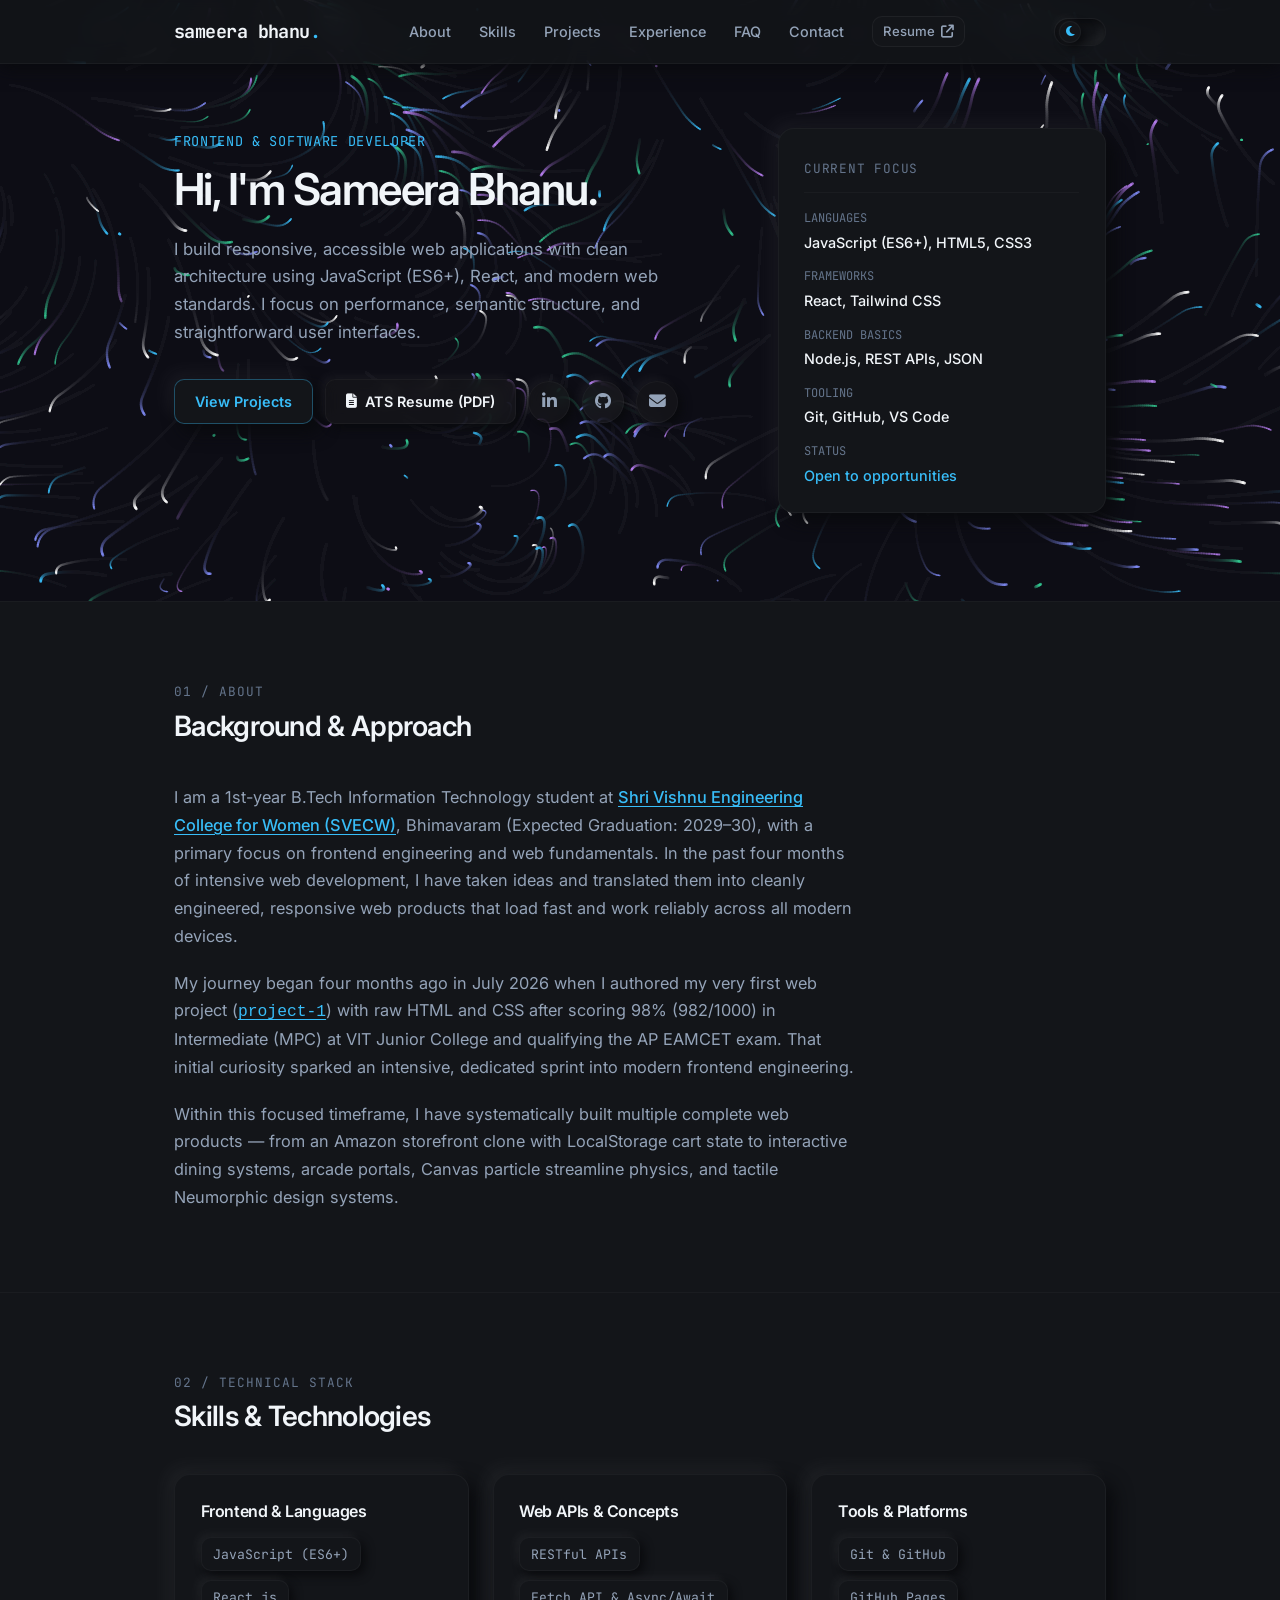
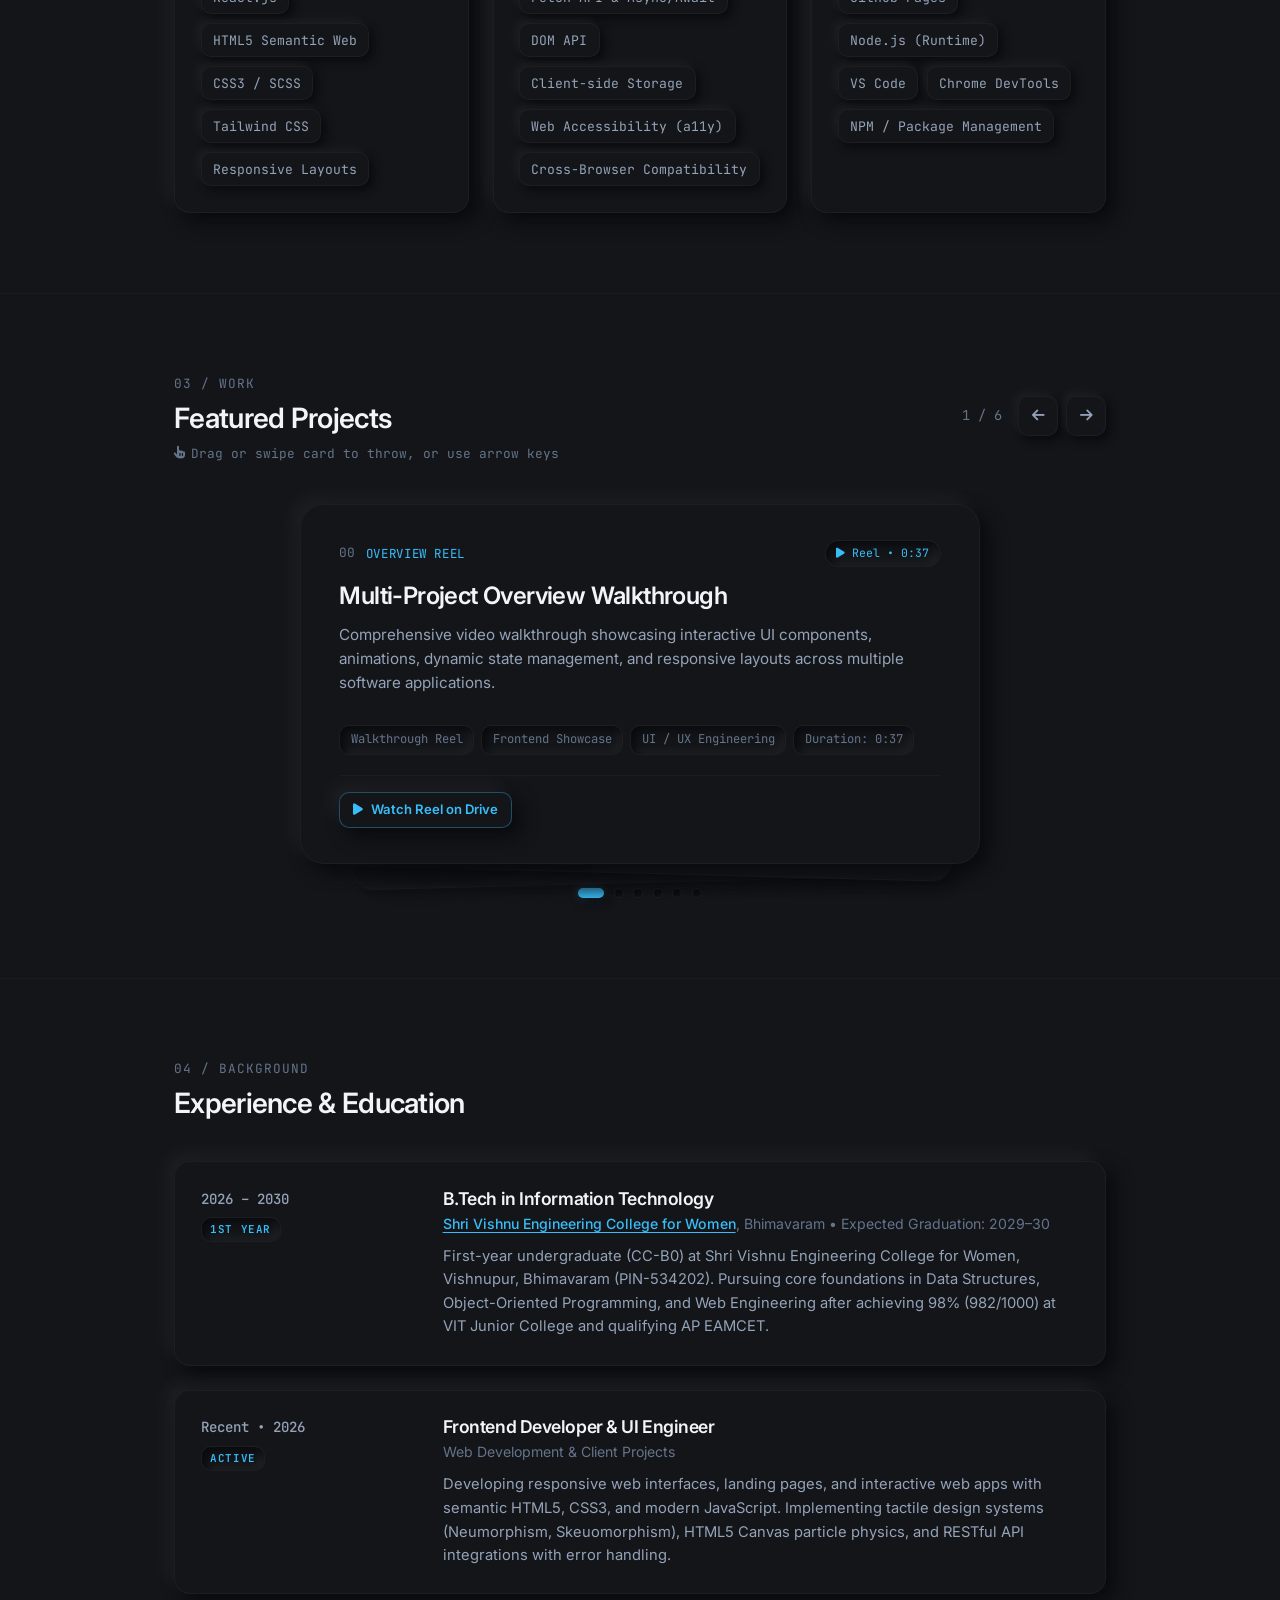
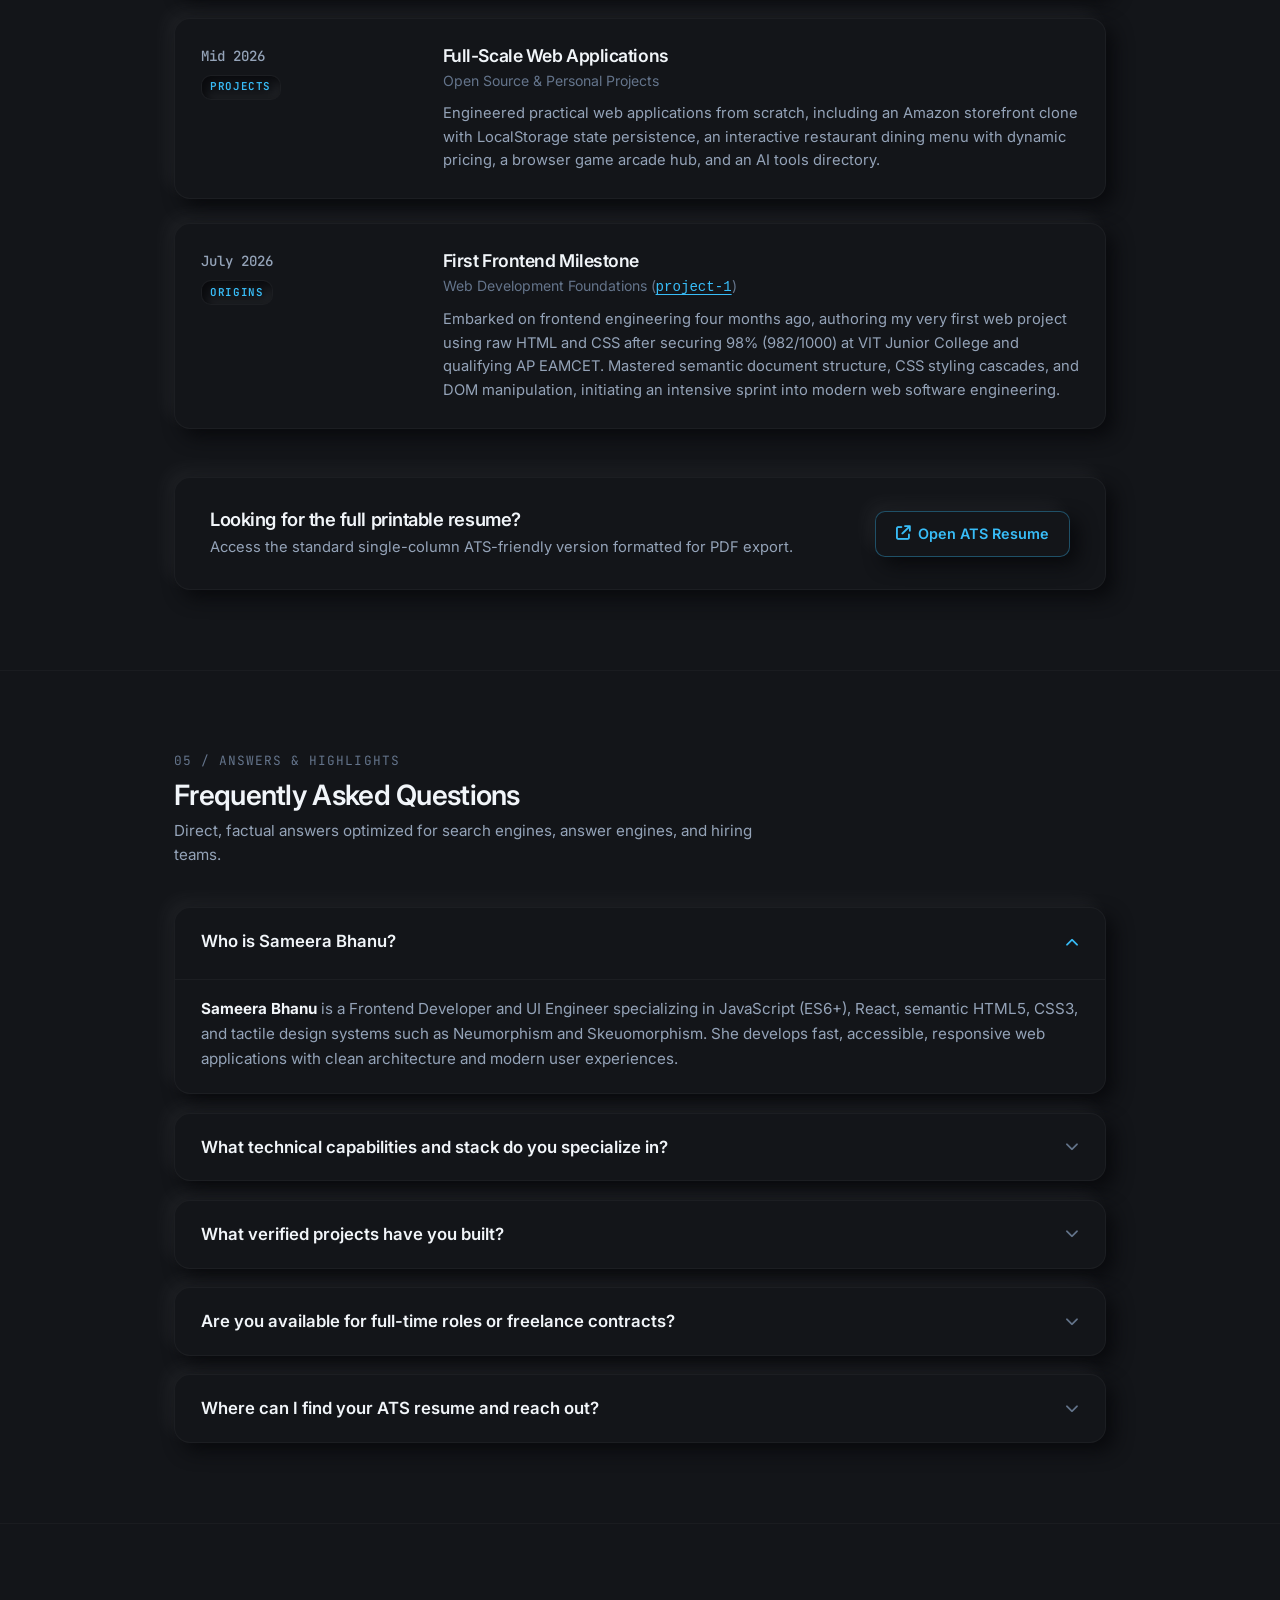
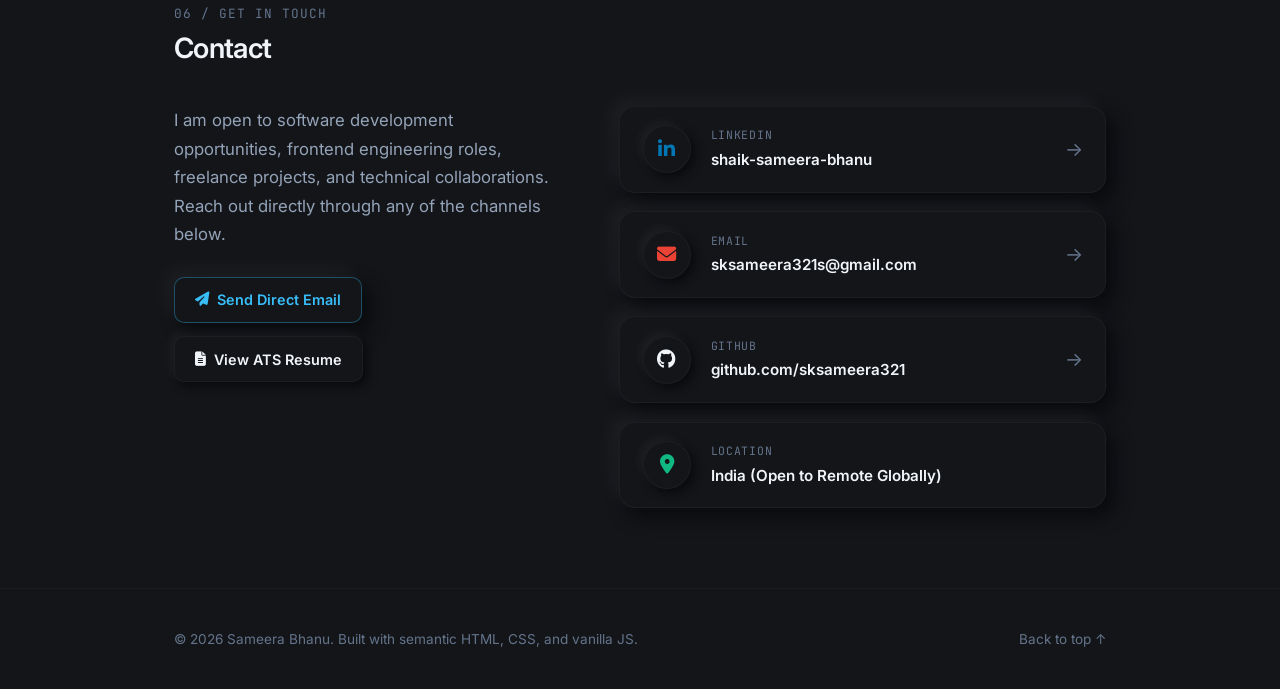
<file: index.html>
<!DOCTYPE html>
<html lang="en">
<head>
  <meta charset="UTF-8">
  <meta name="viewport" content="width=device-width, initial-scale=1.0">

  <!-- Anti-FOUC Theme Initializer (Must execute synchronously in head before stylesheet/body renders) -->
  <script>
    (function() {
      try {
        var theme = localStorage.getItem('theme') || 'dark';
        document.documentElement.setAttribute('data-theme', theme);
        if (theme === 'dark') {
          document.documentElement.classList.add('dark');
        } else {
          document.documentElement.classList.remove('dark');
        }
        document.documentElement.classList.add('preload');
        window.addEventListener('DOMContentLoaded', function() {
          requestAnimationFrame(function() {
            document.documentElement.classList.remove('preload');
          });
        });
      } catch (e) {
        document.documentElement.setAttribute('data-theme', 'dark');
      }
    })();
  </script>
  
  <!-- Primary SEO -->
  <title>Sameera Bhanu — Frontend Developer & UI Engineer</title>
  <meta name="title" content="Sameera Bhanu — Frontend Developer & UI Engineer">
  <meta name="description" content="Personal portfolio and verified project showcase of Sameera Bhanu — Frontend Developer specializing in JavaScript (ES6+), React, semantic HTML5, CSS3, Neumorphism, and responsive web development.">
  <meta name="keywords" content="Sameera Bhanu, Shaik Sameera Bhanu, Frontend Developer, React Developer, JavaScript Engineer, Web Developer India, UI Engineer, Neumorphism, CardStack, Kokonut UI, ATS Resume, Portfolio">
  <meta name="author" content="Sameera Bhanu">
  <meta name="robots" content="index, follow, max-image-preview:large, max-snippet:-1, max-video-preview:-1">
  <link rel="canonical" href="https://sksameera321.github.io/interactive-resume-portfolio/">
  <meta name="theme-color" content="#131519" media="(prefers-color-scheme: dark)">
  <meta name="theme-color" content="#e6ecf4" media="(prefers-color-scheme: light)">

  <!-- Geographic / Local SEO (GEO) -->
  <meta name="geo.region" content="IN">
  <meta name="geo.placename" content="India">
  <meta name="geo.position" content="20.5937;78.9629">
  <meta name="ICBM" content="20.5937, 78.9629">

  <!-- Open Graph / Social (SEO) -->
  <meta property="og:type" content="profile">
  <meta property="og:url" content="https://sksameera321.github.io/interactive-resume-portfolio/">
  <meta property="og:title" content="Sameera Bhanu — Frontend Developer & UI Engineer">
  <meta property="og:description" content="Explore verified web development projects, interactive demos, and ATS resume of Sameera Bhanu. Built with modern JavaScript, React, and Neumorphic UI.">
  <meta property="og:site_name" content="Sameera Bhanu Portfolio">
  <meta property="og:locale" content="en_US">
  <meta property="profile:first_name" content="Sameera">
  <meta property="profile:last_name" content="Bhanu">
  <meta property="profile:username" content="sksameera321">

  <!-- Twitter Cards -->
  <meta name="twitter:card" content="summary_large_image">
  <meta name="twitter:url" content="https://sksameera321.github.io/interactive-resume-portfolio/">
  <meta name="twitter:title" content="Sameera Bhanu — Frontend Developer & UI Engineer">
  <meta name="twitter:description" content="Personal portfolio and verified project showcase of Sameera Bhanu — Frontend Developer specializing in JavaScript, React, and Neumorphism.">

  <!-- AEO & GEO Structured Data (JSON-LD) -->
  <script type="application/ld+json">
  {
    "@context": "https://schema.org",
    "@graph": [
      {
        "@type": "Person",
        "@id": "https://sksameera321.github.io/interactive-resume-portfolio/#person",
        "name": "Sameera Bhanu",
        "alternateName": "Shaik Sameera Bhanu",
        "jobTitle": "Frontend Developer & UI Engineer",
        "description": "Frontend Developer and UI Engineer specializing in JavaScript (ES6+), React, semantic HTML5, CSS3, Neumorphic design systems, and responsive web applications.",
        "url": "https://sksameera321.github.io/interactive-resume-portfolio/",
        "email": "mailto:sksameera321s@gmail.com",
        "sameAs": [
          "http://linkedin.com/in/shaik-sameera-bhanu-86b67341a/",
          "https://github.com/sksameera321"
        ],
        "address": {
          "@type": "PostalAddress",
          "addressCountry": "IN"
        },
        "alumniOf": {
          "@type": "EducationalOrganization",
          "name": "Shri Vishnu Engineering College for Women (SVECW)",
          "sameAs": "https://www.linkedin.com/school/15124808/",
          "address": {
            "@type": "PostalAddress",
            "addressLocality": "Bhimavaram",
            "postalCode": "534202",
            "addressCountry": "IN"
          }
        },
        "knowsAbout": [
          "Frontend Development",
          "JavaScript",
          "TypeScript",
          "React",
          "HTML5",
          "CSS3",
          "Neumorphism",
          "Skeuomorphism",
          "Responsive Web Design",
          "REST APIs",
          "Git",
          "UI/UX Design",
          "Web Performance Optimization"
        ]
      },
      {
        "@type": "WebSite",
        "@id": "https://sksameera321.github.io/interactive-resume-portfolio/#website",
        "url": "https://sksameera321.github.io/interactive-resume-portfolio/",
        "name": "Sameera Bhanu Portfolio",
        "description": "Interactive developer portfolio and ATS-compliant resume of Sameera Bhanu, Frontend & Software Developer.",
        "publisher": {
          "@id": "https://sksameera321.github.io/interactive-resume-portfolio/#person"
        },
        "inLanguage": "en"
      },
      {
        "@type": "ProfilePage",
        "@id": "https://sksameera321.github.io/interactive-resume-portfolio/#profilepage",
        "url": "https://sksameera321.github.io/interactive-resume-portfolio/",
        "name": "Sameera Bhanu — Developer Portfolio",
        "mainEntity": {
          "@id": "https://sksameera321.github.io/interactive-resume-portfolio/#person"
        }
      },
      {
        "@type": "ItemList",
        "@id": "https://sksameera321.github.io/interactive-resume-portfolio/#projects",
        "name": "Featured Software & Frontend Projects",
        "itemListElement": [
          {
            "@type": "SoftwareApplication",
            "position": 1,
            "name": "LEARNOVA — Modern Learning Management Platform",
            "applicationCategory": "Educational Web Application",
            "operatingSystem": "Web",
            "description": "Next-gen engineering academy LMS featuring an interactive distraction-free video theatre, auto-saving lesson scratchpad, randomized certification exam engine, and verifiable diploma generator.",
            "url": "https://sksameera321.github.io/learnova-lms/"
          },
          {
            "@type": "SoftwareApplication",
            "position": 2,
            "name": "NOVA Atelier — Modern Luxury E-Commerce Experience",
            "applicationCategory": "E-Commerce Application",
            "operatingSystem": "Web",
            "description": "High-fashion digital catalog engineered with React 19, DummyJSON REST API, INR currency conversions, persistent cart drawer, and tactile Skeuomorphic/Neumorphic controls.",
            "url": "https://sksameera321.github.io/nova-ecommerce/"
          },
          {
            "@type": "SoftwareApplication",
            "position": 3,
            "name": "Savoria — Culinary Explorer & Recipe Discovery",
            "applicationCategory": "Food & Dining Web Application",
            "operatingSystem": "Web",
            "description": "Recipe discovery platform integrating DummyJSON Recipes API with instant debounced search across 20+ cuisines, dynamic serving scaler, ingredient checklist, and fullscreen Cook Mode with audio timer.",
            "url": "https://sksameera321.github.io/recipe-discovery/"
          },
          {
            "@type": "SoftwareApplication",
            "position": 4,
            "name": "Atmosphere — Real-Time Weather Explorer",
            "applicationCategory": "Meteorological Web Application",
            "operatingSystem": "Web",
            "description": "Apple Weather-inspired meteorological explorer querying Open-Meteo REST API live with zero static mocks, dynamic sunrise/sunset solar arcs, 24-hour hourly progressions, and 7-day extended forecasts.",
            "url": "https://sksameera321.github.io/weather-application/"
          },
          {
            "@type": "SoftwareApplication",
            "position": 5,
            "name": "FocusFlow OS — Personal Productivity Dashboard",
            "applicationCategory": "Productivity Operating System",
            "operatingSystem": "Web",
            "description": "Student academic operating system featuring a Frosted Glassmorphism interface, customizable Pomodoro focus timer with audio cues, priority Eisenhower matrix, and habit velocity tracking.",
            "url": "https://sksameera321.github.io/personal-productivity-dashboard/"
          }
        ]
      },
      {
        "@type": "FAQPage",
        "@id": "https://sksameera321.github.io/interactive-resume-portfolio/#faq",
        "mainEntity": [
          {
            "@type": "Question",
            "name": "Who is Sameera Bhanu?",
            "acceptedAnswer": {
              "@type": "Answer",
              "text": "Sameera Bhanu is a Frontend Developer and UI Engineer specializing in JavaScript (ES6+), React 19, semantic HTML5, CSS3, and tactile design systems such as Neumorphism, Glassmorphism, and Skeuomorphism. She develops fast, accessible, responsive web applications."
            }
          },
          {
            "@type": "Question",
            "name": "What technical skills does Sameera Bhanu specialize in?",
            "acceptedAnswer": {
              "@type": "Answer",
              "text": "Sameera Bhanu specializes in JavaScript (ES6+), React 19, semantic HTML5, modern CSS3 (Flexbox, CSS Grid, custom animations), Neumorphic/Skeuomorphic UI design, RESTful API integration, DOM manipulation, Git version control, and responsive web performance optimization."
            }
          },
          {
            "@type": "Question",
            "name": "What projects has Sameera Bhanu built?",
            "acceptedAnswer": {
              "@type": "Answer",
              "text": "Sameera Bhanu has engineered multiple production-grade web applications including LEARNOVA (Modern Learning Management Platform with React 19), NOVA Atelier (Luxury E-Commerce Salon with physical UI), Savoria (Culinary Explorer & Cook Assistant with DummyJSON API), Atmosphere (Real-Time Weather Explorer with Open-Meteo), and FocusFlow OS (Personal Productivity Dashboard with Frosted Glassmorphism)."
            }
          },
          {
            "@type": "Question",
            "name": "Is Sameera Bhanu available for hire or remote roles?",
            "acceptedAnswer": {
              "@type": "Answer",
              "text": "Yes, Sameera Bhanu is open to full-time Frontend Developer positions, client projects, and remote engineering opportunities globally. You can contact her directly via email at sksameera321s@gmail.com or on LinkedIn."
            }
          },
          {
            "@type": "Question",
            "name": "Where can I view Sameera Bhanu's ATS resume and code repositories?",
            "acceptedAnswer": {
              "@type": "Answer",
              "text": "You can view and export Sameera Bhanu's single-column ATS-compliant resume at https://sksameera321.github.io/interactive-resume-portfolio/resume.html and inspect her public code repositories on GitHub at https://github.com/sksameera321."
            }
          }
        ]
      }
    ]
  }
  </script>
  
  <link rel="preconnect" href="https://fonts.googleapis.com">
  <link rel="preconnect" href="https://fonts.gstatic.com" crossorigin>
  <link href="https://fonts.googleapis.com/css2?family=Inter:wght@400;500;600;700&family=JetBrains+Mono:wght@400;500&display=swap" rel="stylesheet">
  <link rel="stylesheet" href="https://cdnjs.cloudflare.com/ajax/libs/font-awesome/6.5.1/css/all.min.css">
  
  <link rel="stylesheet" href="style.css">
</head>
<body>

  <!-- Navigation -->
  <header class="navbar" id="navbar">
    <div class="container nav-container">
      <a href="#hero" class="brand-logo">
        sameera bhanu<span class="brand-dot">.</span>
      </a>

      <nav class="nav-links" id="navMenu">
        <a href="#about" class="nav-link">About</a>
        <a href="#skills" class="nav-link">Skills</a>
        <a href="#projects" class="nav-link">Projects</a>
        <a href="#resume" class="nav-link">Experience</a>
        <a href="#faq" class="nav-link">FAQ</a>
        <a href="#contact" class="nav-link">Contact</a>
        <a href="resume.html" target="_blank" class="nav-link nav-resume-link">
          Resume <i class="fa-solid fa-arrow-up-right-from-square"></i>
        </a>
      </nav>

      <div class="nav-actions">
        <!-- Kokonut UI Animated SwitchButton -->
        <button id="themeToggle" class="kokonut-switch" aria-label="Toggle theme" title="Toggle theme">
          <span class="switch-track">
            <span class="switch-thumb">
              <i class="fa-solid fa-moon moon-icon"></i>
              <i class="fa-solid fa-sun sun-icon"></i>
            </span>
          </span>
        </button>
        <button id="hamburgerBtn" class="hamburger-btn" aria-label="Toggle menu" aria-expanded="false">
          <span></span>
          <span></span>
          <span></span>
        </button>
      </div>
    </div>
  </header>

  <main>
    <!-- Hero Section -->
    <section class="hero-section" id="hero">
      <canvas id="flowFieldCanvas" class="flow-field-canvas" aria-hidden="true"></canvas>
      <div class="container hero-container">
        <div class="hero-content">
          <div class="hero-intro">
            <span class="hero-role">Frontend & Software Developer</span>
          </div>

          <h1 class="hero-title">
            Hi, I'm Sameera Bhanu.
          </h1>

          <p class="hero-bio">
            I build responsive, accessible web applications with clean architecture using JavaScript (ES6+), React, and modern web standards. I focus on performance, semantic structure, and straightforward user interfaces.
          </p>

          <div class="hero-cta-group">
            <a href="#projects" class="btn btn-primary">View Projects</a>
            <a href="resume.html" target="_blank" class="btn btn-secondary">
              <i class="fa-solid fa-file-lines"></i> ATS Resume (PDF)
            </a>
            <a href="http://linkedin.com/in/shaik-sameera-bhanu-86b67341a/" target="_blank" rel="noopener noreferrer" class="btn btn-icon" title="LinkedIn Profile">
              <i class="fa-brands fa-linkedin-in"></i>
            </a>
            <a href="https://github.com/sksameera321" target="_blank" rel="noopener noreferrer" class="btn btn-icon" title="GitHub">
              <i class="fa-brands fa-github"></i>
            </a>
            <a href="mailto:sksameera321s@gmail.com" class="btn btn-icon" title="Email">
              <i class="fa-solid fa-envelope"></i>
            </a>
          </div>
        </div>

        <div class="hero-aside">
          <div class="focus-card">
            <div class="focus-header">
              <span class="focus-title">Current Focus</span>
            </div>
            <ul class="focus-list">
              <li>
                <span class="focus-label">Languages</span>
                <span class="focus-val">JavaScript (ES6+), HTML5, CSS3</span>
              </li>
              <li>
                <span class="focus-label">Frameworks</span>
                <span class="focus-val">React, Tailwind CSS</span>
              </li>
              <li>
                <span class="focus-label">Backend Basics</span>
                <span class="focus-val">Node.js, REST APIs, JSON</span>
              </li>
              <li>
                <span class="focus-label">Tooling</span>
                <span class="focus-val">Git, GitHub, VS Code</span>
              </li>
              <li>
                <span class="focus-label">Status</span>
                <span class="focus-val highlight">Open to opportunities</span>
              </li>
            </ul>
          </div>
        </div>
      </div>
    </section>

    <!-- About Section -->
    <section class="section about-section" id="about">
      <div class="container">
        <div class="section-heading">
          <span class="section-label">01 / About</span>
          <h2 class="section-title">Background & Approach</h2>
        </div>

        <div class="about-content">
          <p>
            I am a 1st-year B.Tech Information Technology student at <a href="https://www.linkedin.com/school/15124808/" target="_blank" rel="noopener noreferrer" class="neu-inline-link">Shri Vishnu Engineering College for Women (SVECW)</a>, Bhimavaram (Expected Graduation: 2029&ndash;30), with a primary focus on frontend engineering and web fundamentals. In the past four months of intensive web development, I have taken ideas and translated them into cleanly engineered, responsive web products that load fast and work reliably across all modern devices.
          </p>
          <p>
            My journey began four months ago in July 2026 when I authored my very first web project (<a href="https://github.com/sksameera321/project-1" target="_blank" rel="noopener noreferrer" class="neu-inline-link"><code>project-1</code></a>) with raw HTML and CSS after scoring 98% (982/1000) in Intermediate (MPC) at VIT Junior College and qualifying the AP EAMCET exam. That initial curiosity sparked an intensive, dedicated sprint into modern frontend engineering.
          </p>
          <p>
            Within this focused timeframe, I have systematically built multiple complete web products &mdash; from an Amazon storefront clone with LocalStorage cart state to interactive dining systems, arcade portals, Canvas particle streamline physics, and tactile Neumorphic design systems.
          </p>
        </div>
      </div>
    </section>

    <!-- Skills Section -->
    <section class="section skills-section" id="skills">
      <div class="container">
        <div class="section-heading">
          <span class="section-label">02 / Technical Stack</span>
          <h2 class="section-title">Skills & Technologies</h2>
        </div>

        <div class="skills-grid">
          <div class="skill-category">
            <h3>Frontend & Languages</h3>
            <ul class="tag-list">
              <li>JavaScript (ES6+)</li>
              <li>React.js</li>
              <li>HTML5 Semantic Web</li>
              <li>CSS3 / SCSS</li>
              <li>Tailwind CSS</li>
              <li>Responsive Layouts</li>
            </ul>
          </div>

          <div class="skill-category">
            <h3>Web APIs & Concepts</h3>
            <ul class="tag-list">
              <li>RESTful APIs</li>
              <li>Fetch API & Async/Await</li>
              <li>DOM API</li>
              <li>Client-side Storage</li>
              <li>Web Accessibility (a11y)</li>
              <li>Cross-Browser Compatibility</li>
            </ul>
          </div>

          <div class="skill-category">
            <h3>Tools & Platforms</h3>
            <ul class="tag-list">
              <li>Git & GitHub</li>
              <li>GitHub Pages</li>
              <li>Node.js (Runtime)</li>
              <li>VS Code</li>
              <li>Chrome DevTools</li>
              <li>NPM / Package Management</li>
            </ul>
          </div>
        </div>
      </div>
    </section>

    <!-- Projects Section - Kokonut UI CardStack -->
    <section class="section projects-section" id="projects">
      <div class="container">
        <div class="section-heading">
          <div class="section-heading-row">
            <div>
              <span class="section-label">03 / Work</span>
              <h2 class="section-title">Featured Projects</h2>
            </div>
            <div class="stack-controls">
              <span class="stack-counter" id="stackCounter">1 / 6</span>
              <div class="stack-arrows">
                <button id="stackPrevBtn" class="stack-arrow-btn" aria-label="Previous Project Card" title="Previous Project">
                  <i class="fa-solid fa-arrow-left"></i>
                </button>
                <button id="stackNextBtn" class="stack-arrow-btn" aria-label="Next / Throw Project Card" title="Next Project / Throw Card">
                  <i class="fa-solid fa-arrow-right"></i>
                </button>
              </div>
            </div>
          </div>
          <p class="stack-hint"><i class="fa-solid fa-hand-pointer"></i> Drag or swipe card to throw, or use arrow keys</p>
        </div>

        <div class="card-stack-viewport" id="projectCardStack">
          <!-- Card 0: Reel Walkthrough -->
          <article class="stack-card">
            <div class="stack-card-inner">
              <div class="stack-card-top">
                <div class="stack-card-badge">
                  <span class="stack-card-num">00</span>
                  <span class="stack-card-type">Overview Reel</span>
                </div>
                <div class="stack-card-status"><i class="fa-solid fa-play"></i> Reel • 0:37</div>
              </div>

              <h3 class="stack-card-title">Multi-Project Overview Walkthrough</h3>
              <p class="stack-card-desc">
                Comprehensive video walkthrough showcasing interactive UI components, animations, dynamic state management, and responsive layouts across multiple software applications.
              </p>

              <div class="stack-card-tags">
                <span>Walkthrough Reel</span>
                <span>Frontend Showcase</span>
                <span>UI / UX Engineering</span>
                <span>Duration: 0:37</span>
              </div>

              <div class="stack-card-footer">
                <a href="https://drive.google.com/file/d/1OWFJUhRv1ZI_E-PanuBKt-h2xUL3qeXV/view" target="_blank" rel="noopener noreferrer" class="btn btn-primary btn-sm">
                  <i class="fa-solid fa-play"></i> Watch Reel on Drive
                </a>
              </div>
            </div>
          </article>

          <!-- Card 1: LEARNOVA LMS -->
          <article class="stack-card">
            <div class="stack-card-inner">
              <div class="stack-card-top">
                <div class="stack-card-badge">
                  <span class="stack-card-num">01</span>
                  <span class="stack-card-type">React 19 & LMS Platform</span>
                </div>
                <div class="stack-card-status"><i class="fa-solid fa-graduation-cap"></i> Assignment 05 • Live App</div>
              </div>

              <h3 class="stack-card-title">LEARNOVA — Learning Management Platform</h3>
              <p class="stack-card-desc">
                Next-gen engineering academy featuring an interactive distraction-free video theatre, auto-saving lesson scratchpad, randomized certification exam engine (75% pass mark), and verifiable diploma generator.
              </p>

              <div class="stack-card-tags">
                <span>React 19</span>
                <span>Vite</span>
                <span>React Router</span>
                <span>Quiz Engine</span>
                <span>Diploma Generator</span>
                <span>LocalStorage</span>
              </div>

              <div class="stack-card-footer">
                <a href="https://sksameera321.github.io/learnova-lms/" target="_blank" rel="noopener noreferrer" class="btn btn-primary btn-sm">
                  <i class="fa-solid fa-arrow-up-right-from-square"></i> Live Demo
                </a>
                <a href="https://github.com/sksameera321/learnova-lms" target="_blank" rel="noopener noreferrer" class="btn btn-secondary btn-sm">
                  <i class="fa-brands fa-github"></i> Repository
                </a>
              </div>
            </div>
          </article>

          <!-- Card 2: NOVA Atelier E-Commerce -->
          <article class="stack-card">
            <div class="stack-card-inner">
              <div class="stack-card-top">
                <div class="stack-card-badge">
                  <span class="stack-card-num">02</span>
                  <span class="stack-card-type">React 19 & Luxury E-Commerce</span>
                </div>
                <div class="stack-card-status"><i class="fa-solid fa-bag-shopping"></i> Assignment 04 • Live App</div>
              </div>

              <h3 class="stack-card-title">NOVA Atelier — Luxury E-Commerce Salon</h3>
              <p class="stack-card-desc">
                High-fashion digital catalog engineered with React 19, DummyJSON REST API, INR (&#8377;) price conversions, persistent cart drawer, multi-step simulated checkout with validation, and tactile Skeuomorphic/Neumorphic interactions.
              </p>

              <div class="stack-card-tags">
                <span>React 19</span>
                <span>Vite</span>
                <span>Context API</span>
                <span>DummyJSON API</span>
                <span>INR (&#8377;)</span>
                <span>Physical UI</span>
              </div>

              <div class="stack-card-footer">
                <a href="https://sksameera321.github.io/nova-ecommerce/" target="_blank" rel="noopener noreferrer" class="btn btn-primary btn-sm">
                  <i class="fa-solid fa-arrow-up-right-from-square"></i> Live Demo
                </a>
                <a href="https://github.com/sksameera321/nova-ecommerce" target="_blank" rel="noopener noreferrer" class="btn btn-secondary btn-sm">
                  <i class="fa-brands fa-github"></i> Repository
                </a>
              </div>
            </div>
          </article>

          <!-- Card 3: Savoria Recipe Discovery -->
          <article class="stack-card">
            <div class="stack-card-inner">
              <div class="stack-card-top">
                <div class="stack-card-badge">
                  <span class="stack-card-num">03</span>
                  <span class="stack-card-type">Culinary & REST API</span>
                </div>
                <div class="stack-card-status"><i class="fa-solid fa-utensils"></i> Assignment 03 • Live App</div>
              </div>

              <h3 class="stack-card-title">Savoria — Culinary Explorer & Assistant</h3>
              <p class="stack-card-desc">
                Recipe discovery platform integrating DummyJSON Recipes API with instant debounced search across 20+ cuisines, dynamic serving scaler recalculating quantities, ingredient checklist, and fullscreen Cook Mode with audio timer.
              </p>

              <div class="stack-card-tags">
                <span>HTML5</span>
                <span>Custom CSS3</span>
                <span>Vanilla JS (ES6+)</span>
                <span>DummyJSON API</span>
                <span>Servings Scaler</span>
                <span>Cook Mode</span>
              </div>

              <div class="stack-card-footer">
                <a href="https://sksameera321.github.io/recipe-discovery/" target="_blank" rel="noopener noreferrer" class="btn btn-primary btn-sm">
                  <i class="fa-solid fa-arrow-up-right-from-square"></i> Live Demo
                </a>
                <a href="https://github.com/sksameera321/recipe-discovery" target="_blank" rel="noopener noreferrer" class="btn btn-secondary btn-sm">
                  <i class="fa-brands fa-github"></i> Repository
                </a>
              </div>
            </div>
          </article>

          <!-- Card 4: Atmosphere Weather Application -->
          <article class="stack-card">
            <div class="stack-card-inner">
              <div class="stack-card-top">
                <div class="stack-card-badge">
                  <span class="stack-card-num">04</span>
                  <span class="stack-card-type">Meteorology & Open-Meteo</span>
                </div>
                <div class="stack-card-status"><i class="fa-solid fa-cloud-sun"></i> Assignment 02 • Live App</div>
              </div>

              <h3 class="stack-card-title">Atmosphere — Real-Time Weather Explorer</h3>
              <p class="stack-card-desc">
                Apple Weather-inspired meteorological explorer querying Open-Meteo REST API live with zero static mocks. Features dynamic solar arc sunrise/sunset curves, 24-hour hourly progressions, 7-day extended forecasts, and UV gauge.
              </p>

              <div class="stack-card-tags">
                <span>HTML5</span>
                <span>CSS Grid</span>
                <span>Vanilla JS Modules</span>
                <span>Open-Meteo API</span>
                <span>Solar Arcs</span>
                <span>Weather Engine</span>
              </div>

              <div class="stack-card-footer">
                <a href="https://sksameera321.github.io/weather-application/" target="_blank" rel="noopener noreferrer" class="btn btn-primary btn-sm">
                  <i class="fa-solid fa-arrow-up-right-from-square"></i> Live Demo
                </a>
                <a href="https://github.com/sksameera321/weather-application" target="_blank" rel="noopener noreferrer" class="btn btn-secondary btn-sm">
                  <i class="fa-brands fa-github"></i> Repository
                </a>
              </div>
            </div>
          </article>

          <!-- Card 5: FocusFlow OS Productivity Dashboard -->
          <article class="stack-card">
            <div class="stack-card-inner">
              <div class="stack-card-top">
                <div class="stack-card-badge">
                  <span class="stack-card-num">05</span>
                  <span class="stack-card-type">Productivity OS & UI</span>
                </div>
                <div class="stack-card-status"><i class="fa-solid fa-clock"></i> Assignment 01 • Live App</div>
              </div>

              <h3 class="stack-card-title">FocusFlow OS — Personal Productivity Dashboard</h3>
              <p class="stack-card-desc">
                Student academic operating system featuring a Frosted Glassmorphism interface, customizable Pomodoro focus timer with audio cues, priority Eisenhower matrix, daily habit streak tracking, and local state persistence.
              </p>

              <div class="stack-card-tags">
                <span>Semantic HTML5</span>
                <span>Modern CSS3</span>
                <span>Vanilla JS (ES6+)</span>
                <span>Frosted Glassmorphism</span>
                <span>Pomodoro</span>
                <span>LocalStorage</span>
              </div>

              <div class="stack-card-footer">
                <a href="https://sksameera321.github.io/personal-productivity-dashboard/" target="_blank" rel="noopener noreferrer" class="btn btn-primary btn-sm">
                  <i class="fa-solid fa-arrow-up-right-from-square"></i> Live Demo
                </a>
                <a href="https://github.com/sksameera321/personal-productivity-dashboard" target="_blank" rel="noopener noreferrer" class="btn btn-secondary btn-sm">
                  <i class="fa-brands fa-github"></i> Repository
                </a>
              </div>
            </div>
          </article>
        </div>

        <div class="stack-dots-wrapper" id="stackDots"></div>
      </div>
    </section>

    <!-- Experience / Timeline Section -->
    <section class="section resume-section" id="resume">
      <div class="container">
        <div class="section-heading">
          <span class="section-label">04 / Background</span>
          <h2 class="section-title">Experience & Education</h2>
        </div>

        <div class="timeline-container">
          <div class="timeline-entry">
            <div class="timeline-left">
              <span class="timeline-date">2026 &ndash; 2030</span>
              <span class="timeline-badge">1st Year</span>
            </div>
            <div class="timeline-body">
              <h3 class="timeline-heading">B.Tech in Information Technology</h3>
              <span class="timeline-sub"><a href="https://www.linkedin.com/school/15124808/" target="_blank" rel="noopener noreferrer" class="neu-inline-link">Shri Vishnu Engineering College for Women</a>, Bhimavaram &bull; Expected Graduation: 2029&ndash;30</span>
              <p class="timeline-text">
                First-year undergraduate (CC-B0) at Shri Vishnu Engineering College for Women, Vishnupur, Bhimavaram (PIN-534202). Pursuing core foundations in Data Structures, Object-Oriented Programming, and Web Engineering after achieving 98% (982/1000) at VIT Junior College and qualifying AP EAMCET.
              </p>
            </div>
          </div>

          <div class="timeline-entry">
            <div class="timeline-left">
              <span class="timeline-date">Recent &bull; 2026</span>
              <span class="timeline-badge">Active</span>
            </div>
            <div class="timeline-body">
              <h3 class="timeline-heading">Frontend Developer & UI Engineer</h3>
              <span class="timeline-sub">Web Development & Client Projects</span>
              <p class="timeline-text">
                Developing responsive web interfaces, landing pages, and interactive web apps with semantic HTML5, CSS3, and modern JavaScript. Implementing tactile design systems (Neumorphism, Skeuomorphism), HTML5 Canvas particle physics, and RESTful API integrations with error handling.
              </p>
            </div>
          </div>

          <div class="timeline-entry">
            <div class="timeline-left">
              <span class="timeline-date">Mid 2026</span>
              <span class="timeline-badge">Projects</span>
            </div>
            <div class="timeline-body">
              <h3 class="timeline-heading">Full-Scale Web Applications</h3>
              <span class="timeline-sub">Open Source & Personal Projects</span>
              <p class="timeline-text">
                Engineered practical web applications from scratch, including an Amazon storefront clone with LocalStorage state persistence, an interactive restaurant dining menu with dynamic pricing, a browser game arcade hub, and an AI tools directory.
              </p>
            </div>
          </div>

          <div class="timeline-entry">
            <div class="timeline-left">
              <span class="timeline-date">July 2026</span>
              <span class="timeline-badge">Origins</span>
            </div>
            <div class="timeline-body">
              <h3 class="timeline-heading">First Frontend Milestone</h3>
              <span class="timeline-sub">Web Development Foundations (<a href="https://github.com/sksameera321/project-1" target="_blank" rel="noopener noreferrer" class="neu-inline-link"><code>project-1</code></a>)</span>
              <p class="timeline-text">
                Embarked on frontend engineering four months ago, authoring my very first web project using raw HTML and CSS after securing 98% (982/1000) at VIT Junior College and qualifying AP EAMCET. Mastered semantic document structure, CSS styling cascades, and DOM manipulation, initiating an intensive sprint into modern web software engineering.
              </p>
            </div>
          </div>
        </div>

        <div class="resume-cta-banner">
          <div>
            <h3>Looking for the full printable resume?</h3>
            <p>Access the standard single-column ATS-friendly version formatted for PDF export.</p>
          </div>
          <a href="resume.html" target="_blank" class="btn btn-primary">
            <i class="fa-solid fa-arrow-up-right-from-square"></i> Open ATS Resume
          </a>
        </div>
      </div>
    </section>

    <!-- FAQ & Quick Facts Section (AEO & GEO) -->
    <section class="section faq-section" id="faq">
      <div class="container">
        <div class="section-heading">
          <span class="section-label">05 / Answers & Highlights</span>
          <h2 class="section-title">Frequently Asked Questions</h2>
          <p class="section-subtitle">Direct, factual answers optimized for search engines, answer engines, and hiring teams.</p>
        </div>

        <div class="neu-faq-grid">
          <details class="neu-faq-card" open>
            <summary class="neu-faq-question">
              <span>Who is Sameera Bhanu?</span>
              <i class="fa-solid fa-chevron-down neu-faq-chevron"></i>
            </summary>
            <div class="neu-faq-answer">
              <p>
                <strong>Sameera Bhanu</strong> is a Frontend Developer and UI Engineer specializing in JavaScript (ES6+), React, semantic HTML5, CSS3, and tactile design systems such as Neumorphism and Skeuomorphism. She develops fast, accessible, responsive web applications with clean architecture and modern user experiences.
              </p>
            </div>
          </details>

          <details class="neu-faq-card">
            <summary class="neu-faq-question">
              <span>What technical capabilities and stack do you specialize in?</span>
              <i class="fa-solid fa-chevron-down neu-faq-chevron"></i>
            </summary>
            <div class="neu-faq-answer">
              <p>
                Core competencies include modern JavaScript (ES6+, async/await, DOM APIs), React, HTML5 semantic structure, CSS3 (Flexbox, Grid, custom properties, animations), tactile Neumorphic/Skeuomorphic UI engineering, REST API integrations, state management, and Git/GitHub collaboration workflows.
              </p>
            </div>
          </details>

          <details class="neu-faq-card">
            <summary class="neu-faq-question">
              <span>What verified projects have you built?</span>
              <i class="fa-solid fa-chevron-down neu-faq-chevron"></i>
            </summary>
            <div class="neu-faq-answer">
              <p>
                Flagship projects include <strong>LEARNOVA</strong> (React 19 LMS academy with quiz engine & diploma generator), <strong>NOVA Atelier</strong> (Luxury E-Commerce Salon with DummyJSON API & INR currency), <strong>Savoria</strong> (Culinary discovery platform with serving scaler & Cook Mode), <strong>Atmosphere</strong> (Real-time weather platform querying Open-Meteo with dynamic solar arcs), and <strong>FocusFlow OS</strong> (Personal productivity dashboard with Frosted Glassmorphism). Each project features an open GitHub repository, live interactive deployment, and verified architecture.
              </p>
            </div>
          </details>

          <details class="neu-faq-card">
            <summary class="neu-faq-question">
              <span>Are you available for full-time roles or freelance contracts?</span>
              <i class="fa-solid fa-chevron-down neu-faq-chevron"></i>
            </summary>
            <div class="neu-faq-answer">
              <p>
                Yes. I am actively open to full-time frontend developer roles, engineering positions, and technical freelance projects. I am based in India and open to remote opportunities globally or relocation.
              </p>
            </div>
          </details>

          <details class="neu-faq-card">
            <summary class="neu-faq-question">
              <span>Where can I find your ATS resume and reach out?</span>
              <i class="fa-solid fa-chevron-down neu-faq-chevron"></i>
            </summary>
            <div class="neu-faq-answer">
              <p>
                You can access the dedicated, printable single-column <a href="resume.html" target="_blank" class="neu-faq-link">ATS Resume here</a>. For direct communication, email me at <a href="mailto:sksameera321s@gmail.com" class="neu-faq-link">sksameera321s@gmail.com</a> or connect on <a href="http://linkedin.com/in/shaik-sameera-bhanu-86b67341a/" target="_blank" rel="noopener noreferrer" class="neu-faq-link">LinkedIn</a>.
              </p>
            </div>
          </details>
        </div>
      </div>
    </section>

    <!-- Contact Section -->
    <section class="section contact-section" id="contact">
      <div class="container">
        <div class="section-heading">
          <span class="section-label">06 / Get in Touch</span>
          <h2 class="section-title">Contact</h2>
        </div>

        <div class="contact-wrapper">
          <div class="contact-header-block">
            <p class="contact-lead">
              I am open to software development opportunities, frontend engineering roles, freelance projects, and technical collaborations. Reach out directly through any of the channels below.
            </p>
            <div class="contact-quick-actions">
              <a href="mailto:sksameera321s@gmail.com" class="btn btn-primary">
                <i class="fa-solid fa-paper-plane"></i> Send Direct Email
              </a>
              <a href="resume.html" target="_blank" class="btn btn-secondary">
                <i class="fa-solid fa-file-lines"></i> View ATS Resume
              </a>
            </div>
          </div>

          <div class="neu-contact-grid">
            <!-- LinkedIn -->
            <a href="http://linkedin.com/in/shaik-sameera-bhanu-86b67341a/" target="_blank" rel="noopener noreferrer" class="neu-contact-card">
              <div class="neu-contact-icon neu-icon-linkedin">
                <i class="fa-brands fa-linkedin-in"></i>
              </div>
              <div class="neu-contact-info">
                <span class="neu-contact-label">LinkedIn</span>
                <span class="neu-contact-val">shaik-sameera-bhanu</span>
              </div>
              <span class="neu-card-arrow">&rarr;</span>
            </a>

            <!-- Email -->
            <a href="mailto:sksameera321s@gmail.com" class="neu-contact-card">
              <div class="neu-contact-icon neu-icon-email">
                <i class="fa-solid fa-envelope"></i>
              </div>
              <div class="neu-contact-info">
                <span class="neu-contact-label">Email</span>
                <span class="neu-contact-val">sksameera321s@gmail.com</span>
              </div>
              <span class="neu-card-arrow">&rarr;</span>
            </a>

            <!-- GitHub -->
            <a href="https://github.com/sksameera321" target="_blank" rel="noopener noreferrer" class="neu-contact-card">
              <div class="neu-contact-icon neu-icon-github">
                <i class="fa-brands fa-github"></i>
              </div>
              <div class="neu-contact-info">
                <span class="neu-contact-label">GitHub</span>
                <span class="neu-contact-val">github.com/sksameera321</span>
              </div>
              <span class="neu-card-arrow">&rarr;</span>
            </a>

            <!-- Location -->
            <div class="neu-contact-card neu-contact-static">
              <div class="neu-contact-icon neu-icon-location">
                <i class="fa-solid fa-location-dot"></i>
              </div>
              <div class="neu-contact-info">
                <span class="neu-contact-label">Location</span>
                <span class="neu-contact-val">India (Open to Remote Globally)</span>
              </div>
            </div>
          </div>
        </div>
      </div>
    </section>
  </main>

  <!-- Footer -->
  <footer class="footer">
    <div class="container footer-container">
      <p class="footer-copy">&copy; 2026 Sameera Bhanu. Built with semantic HTML, CSS, and vanilla JS.</p>
      <a href="#hero" class="back-link">Back to top &uarr;</a>
    </div>
  </footer>

  <script src="flow-field.js"></script>
  <script src="card-stack.js"></script>
  <script src="app.js"></script>
</body>
</html>
</file>
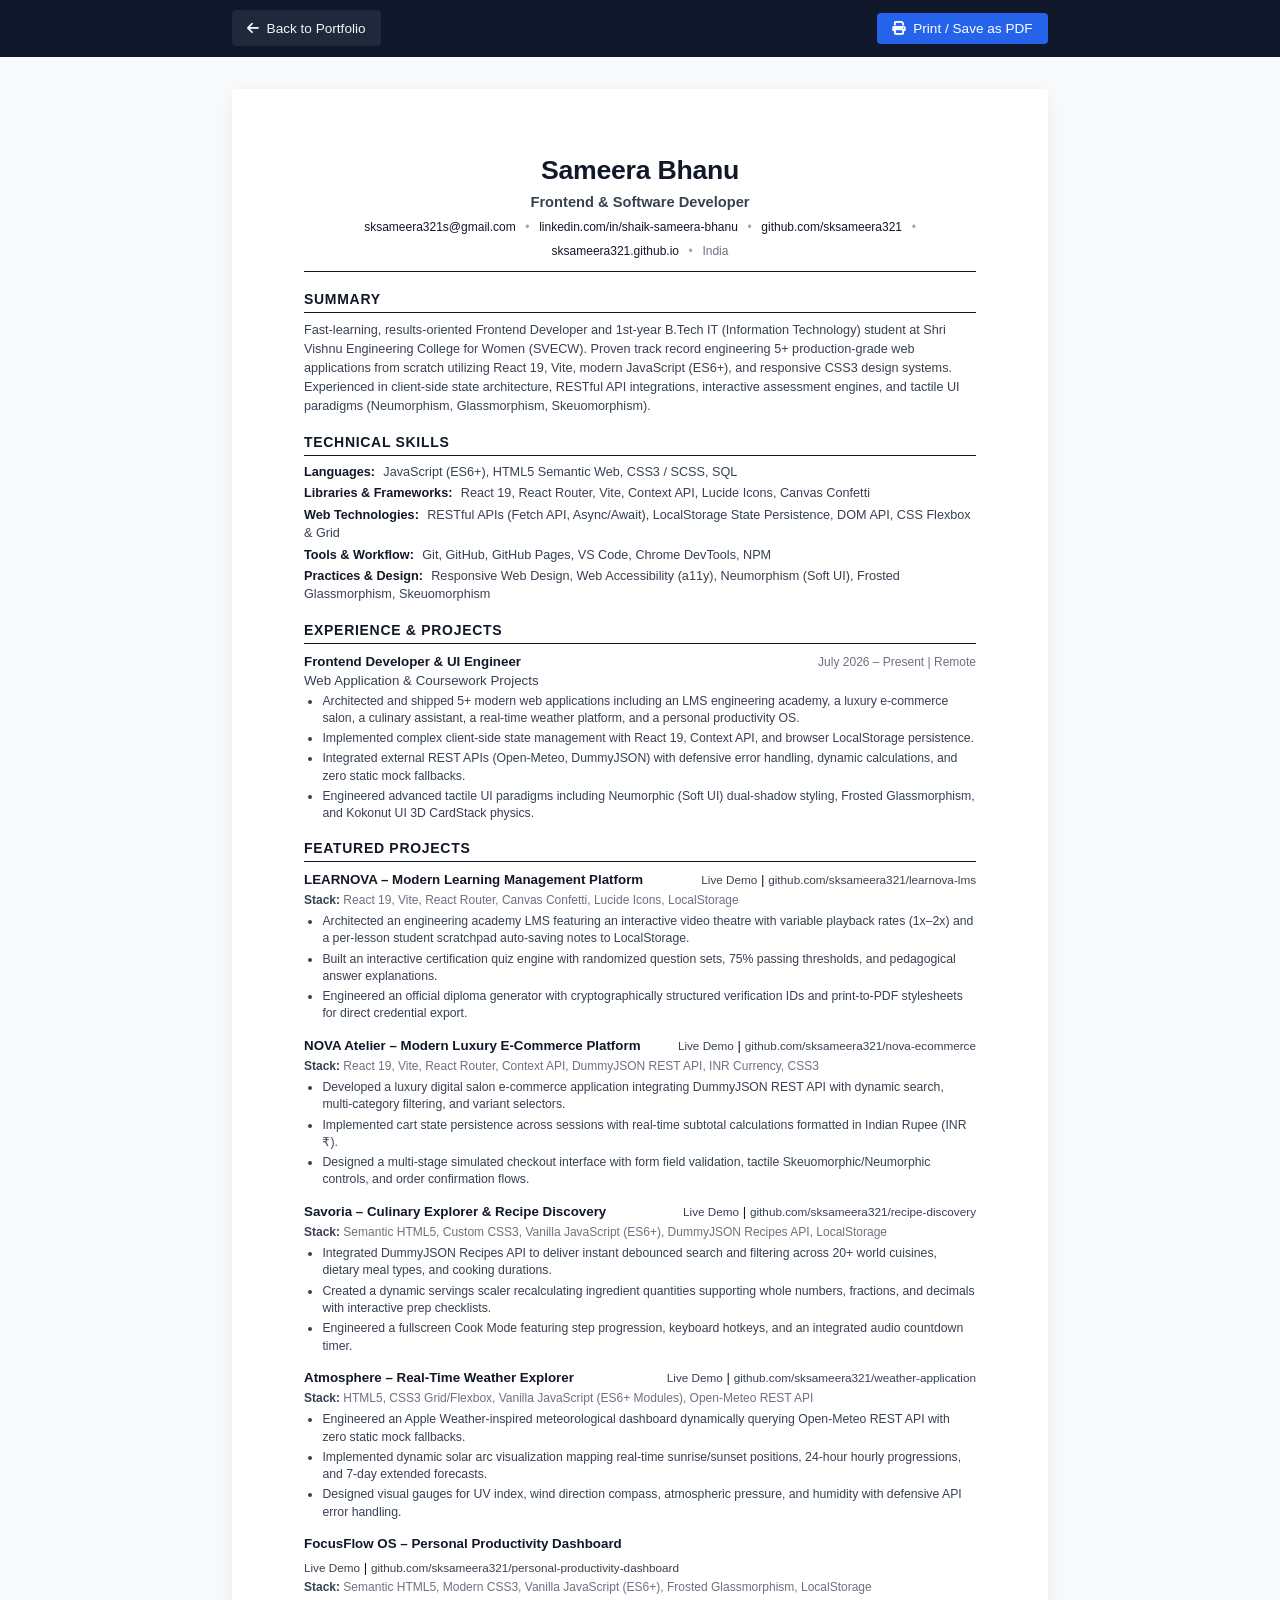
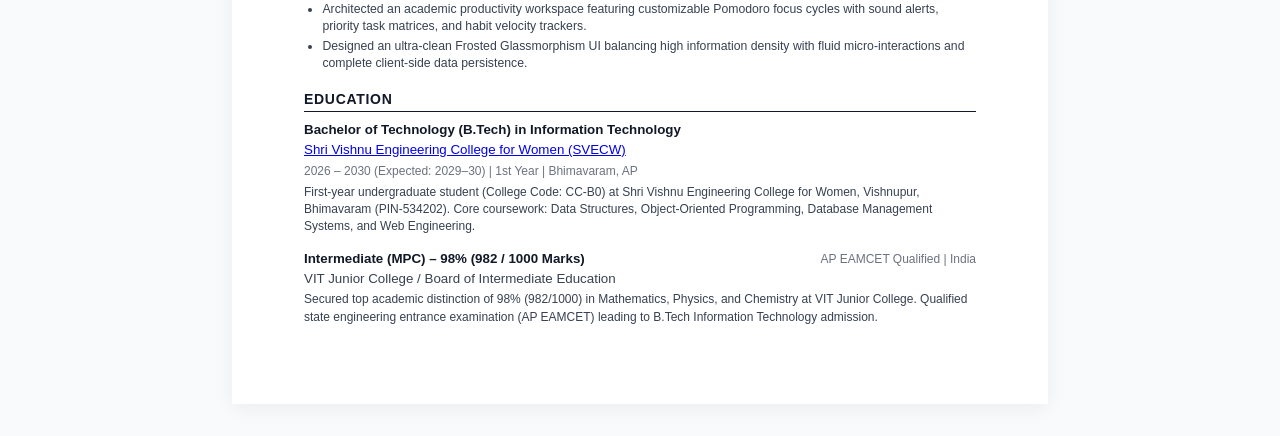
<file: resume.html>
<!DOCTYPE html>
<html lang="en">
<head>
  <meta charset="UTF-8">
  <meta name="viewport" content="width=device-width, initial-scale=1.0">
  
  <!-- Primary SEO -->
  <title>Sameera Bhanu — ATS Resume | Frontend Developer</title>
  <meta name="title" content="Sameera Bhanu — ATS Resume | Frontend Developer">
  <meta name="description" content="Official ATS-compliant printable resume of Sameera Bhanu, Frontend Developer & UI Engineer specializing in JavaScript (ES6+), React, semantic HTML5, CSS3, and REST APIs.">
  <meta name="keywords" content="Sameera Bhanu Resume, Frontend Developer Resume, React Developer CV, ATS Friendly Resume, Software Engineer Resume, Sameera Bhanu">
  <meta name="author" content="Sameera Bhanu">
  <meta name="robots" content="index, follow">
  <link rel="canonical" href="https://sksameera321.github.io/interactive-resume-portfolio/resume.html">

  <!-- Geographic / Local SEO (GEO) -->
  <meta name="geo.region" content="IN">
  <meta name="geo.placename" content="India">
  <meta name="geo.position" content="20.5937;78.9629">
  <meta name="ICBM" content="20.5937, 78.9629">

  <!-- Open Graph -->
  <meta property="og:type" content="profile">
  <meta property="og:url" content="https://sksameera321.github.io/interactive-resume-portfolio/resume.html">
  <meta property="og:title" content="Sameera Bhanu — ATS Resume | Frontend Developer">
  <meta property="og:description" content="Official ATS-compliant printable resume of Sameera Bhanu, Frontend Developer specializing in JavaScript, React, HTML5, CSS3, and modern UI engineering.">
  <meta property="og:site_name" content="Sameera Bhanu Resume">

  <!-- Twitter Card -->
  <meta name="twitter:card" content="summary">
  <meta name="twitter:title" content="Sameera Bhanu — ATS Resume | Frontend Developer">
  <meta name="twitter:description" content="Official single-column printable resume of Sameera Bhanu, Frontend Developer.">

  <!-- Structured Data (JSON-LD) for Resume & DigitalDocument -->
  <script type="application/ld+json">
  {
    "@context": "https://schema.org",
    "@type": "DigitalDocument",
    "name": "Sameera Bhanu - ATS Resume",
    "url": "https://sksameera321.github.io/interactive-resume-portfolio/resume.html",
    "encodingFormat": "text/html",
    "about": {
      "@type": "Person",
      "name": "Sameera Bhanu",
      "jobTitle": "Frontend Developer",
      "email": "mailto:sksameera321s@gmail.com",
      "sameAs": [
        "http://linkedin.com/in/shaik-sameera-bhanu-86b67341a/",
        "https://github.com/sksameera321"
      ],
      "address": {
        "@type": "PostalAddress",
        "addressCountry": "IN"
      }
    }
  }
  </script>

  <link rel="stylesheet" href="resume.css">
  <link rel="stylesheet" href="https://cdnjs.cloudflare.com/ajax/libs/font-awesome/6.5.1/css/all.min.css">
</head>
<body>

  <!-- Screen Action Bar -->
  <aside class="action-bar no-print" aria-label="Resume Actions">
    <div class="action-container">
      <a href="index.html" class="action-btn back-btn">
        <i class="fa-solid fa-arrow-left"></i> Back to Portfolio
      </a>
      <div class="action-tools">
        <button onclick="window.print()" class="action-btn print-btn">
          <i class="fa-solid fa-print"></i> Print / Save as PDF
        </button>
      </div>
    </div>
  </aside>

  <!-- ATS-Compliant Semantic Resume -->
  <main class="resume-sheet">
    
    <!-- Header -->
    <header class="resume-header">
      <h1 class="candidate-name">Sameera Bhanu</h1>
      <p class="candidate-role">Frontend & Software Developer</p>
      
      <address class="contact-info">
        <span><a href="mailto:sksameera321s@gmail.com">sksameera321s@gmail.com</a></span>
        <span class="sep">&bull;</span>
        <span><a href="http://linkedin.com/in/shaik-sameera-bhanu-86b67341a/" target="_blank" rel="noopener noreferrer">linkedin.com/in/shaik-sameera-bhanu</a></span>
        <span class="sep">&bull;</span>
        <span><a href="https://github.com/sksameera321" target="_blank" rel="noopener noreferrer">github.com/sksameera321</a></span>
        <span class="sep">&bull;</span>
        <span><a href="https://sksameera321.github.io/interactive-resume-portfolio/" target="_blank" rel="noopener noreferrer">sksameera321.github.io</a></span>
        <span class="sep">&bull;</span>
        <span>India</span>
      </address>
    </header>

    <!-- Summary -->
    <section class="resume-section">
      <h2 class="section-title">Summary</h2>
      <p class="summary-text">
        Fast-learning, results-oriented Frontend Developer and 1st-year B.Tech IT (Information Technology) student at Shri Vishnu Engineering College for Women (SVECW). Proven track record engineering 5+ production-grade web applications from scratch utilizing React 19, Vite, modern JavaScript (ES6+), and responsive CSS3 design systems. Experienced in client-side state architecture, RESTful API integrations, interactive assessment engines, and tactile UI paradigms (Neumorphism, Glassmorphism, Skeuomorphism).
      </p>
    </section>

    <!-- Technical Skills -->
    <section class="resume-section">
      <h2 class="section-title">Technical Skills</h2>
      <div class="skills-list">
        <div class="skill-item">
          <span class="skill-group">Languages:</span>
          <span class="skill-detail">JavaScript (ES6+), HTML5 Semantic Web, CSS3 / SCSS, SQL</span>
        </div>
        <div class="skill-item">
          <span class="skill-group">Libraries & Frameworks:</span>
          <span class="skill-detail">React 19, React Router, Vite, Context API, Lucide Icons, Canvas Confetti</span>
        </div>
        <div class="skill-item">
          <span class="skill-group">Web Technologies:</span>
          <span class="skill-detail">RESTful APIs (Fetch API, Async/Await), LocalStorage State Persistence, DOM API, CSS Flexbox & Grid</span>
        </div>
        <div class="skill-item">
          <span class="skill-group">Tools & Workflow:</span>
          <span class="skill-detail">Git, GitHub, GitHub Pages, VS Code, Chrome DevTools, NPM</span>
        </div>
        <div class="skill-item">
          <span class="skill-group">Practices & Design:</span>
          <span class="skill-detail">Responsive Web Design, Web Accessibility (a11y), Neumorphism (Soft UI), Frosted Glassmorphism, Skeuomorphism</span>
        </div>
      </div>
    </section>

    <!-- Experience -->
    <section class="resume-section">
      <h2 class="section-title">Experience & Projects</h2>
      
      <article class="job-entry">
        <div class="job-header">
          <div class="job-title-group">
            <h3 class="job-title">Frontend Developer & UI Engineer</h3>
            <span class="job-company">Web Application & Coursework Projects</span>
          </div>
          <div class="job-meta">
            <time>July 2026</time> &ndash; <time>Present</time> | Remote
          </div>
        </div>
        <ul class="job-bullets">
          <li>Architected and shipped 5+ modern web applications including an LMS engineering academy, a luxury e-commerce salon, a culinary assistant, a real-time weather platform, and a personal productivity OS.</li>
          <li>Implemented complex client-side state management with React 19, Context API, and browser LocalStorage persistence.</li>
          <li>Integrated external REST APIs (Open-Meteo, DummyJSON) with defensive error handling, dynamic calculations, and zero static mock fallbacks.</li>
          <li>Engineered advanced tactile UI paradigms including Neumorphic (Soft UI) dual-shadow styling, Frosted Glassmorphism, and Kokonut UI 3D CardStack physics.</li>
        </ul>
      </article>
    </section>

    <!-- Projects -->
    <section class="resume-section">
      <h2 class="section-title">Featured Projects</h2>

      <article class="project-entry">
        <div class="project-header">
          <h3 class="project-name">LEARNOVA &ndash; Modern Learning Management Platform</h3>
          <span class="project-link">
            <a href="https://sksameera321.github.io/learnova-lms/" target="_blank" rel="noopener noreferrer">Live Demo</a> | 
            <a href="https://github.com/sksameera321/learnova-lms" target="_blank" rel="noopener noreferrer">github.com/sksameera321/learnova-lms</a>
          </span>
        </div>
        <p class="project-tech"><strong>Stack:</strong> React 19, Vite, React Router, Canvas Confetti, Lucide Icons, LocalStorage</p>
        <ul class="project-bullets">
          <li>Architected an engineering academy LMS featuring an interactive video theatre with variable playback rates (1x&ndash;2x) and a per-lesson student scratchpad auto-saving notes to LocalStorage.</li>
          <li>Built an interactive certification quiz engine with randomized question sets, 75% passing thresholds, and pedagogical answer explanations.</li>
          <li>Engineered an official diploma generator with cryptographically structured verification IDs and print-to-PDF stylesheets for direct credential export.</li>
        </ul>
      </article>

      <article class="project-entry">
        <div class="project-header">
          <h3 class="project-name">NOVA Atelier &ndash; Modern Luxury E-Commerce Platform</h3>
          <span class="project-link">
            <a href="https://sksameera321.github.io/nova-ecommerce/" target="_blank" rel="noopener noreferrer">Live Demo</a> | 
            <a href="https://github.com/sksameera321/nova-ecommerce" target="_blank" rel="noopener noreferrer">github.com/sksameera321/nova-ecommerce</a>
          </span>
        </div>
        <p class="project-tech"><strong>Stack:</strong> React 19, Vite, React Router, Context API, DummyJSON REST API, INR Currency, CSS3</p>
        <ul class="project-bullets">
          <li>Developed a luxury digital salon e-commerce application integrating DummyJSON REST API with dynamic search, multi-category filtering, and variant selectors.</li>
          <li>Implemented cart state persistence across sessions with real-time subtotal calculations formatted in Indian Rupee (INR &#8377;).</li>
          <li>Designed a multi-stage simulated checkout interface with form field validation, tactile Skeuomorphic/Neumorphic controls, and order confirmation flows.</li>
        </ul>
      </article>

      <article class="project-entry">
        <div class="project-header">
          <h3 class="project-name">Savoria &ndash; Culinary Explorer & Recipe Discovery</h3>
          <span class="project-link">
            <a href="https://sksameera321.github.io/recipe-discovery/" target="_blank" rel="noopener noreferrer">Live Demo</a> | 
            <a href="https://github.com/sksameera321/recipe-discovery" target="_blank" rel="noopener noreferrer">github.com/sksameera321/recipe-discovery</a>
          </span>
        </div>
        <p class="project-tech"><strong>Stack:</strong> Semantic HTML5, Custom CSS3, Vanilla JavaScript (ES6+), DummyJSON Recipes API, LocalStorage</p>
        <ul class="project-bullets">
          <li>Integrated DummyJSON Recipes API to deliver instant debounced search and filtering across 20+ world cuisines, dietary meal types, and cooking durations.</li>
          <li>Created a dynamic servings scaler recalculating ingredient quantities supporting whole numbers, fractions, and decimals with interactive prep checklists.</li>
          <li>Engineered a fullscreen Cook Mode featuring step progression, keyboard hotkeys, and an integrated audio countdown timer.</li>
        </ul>
      </article>

      <article class="project-entry">
        <div class="project-header">
          <h3 class="project-name">Atmosphere &ndash; Real-Time Weather Explorer</h3>
          <span class="project-link">
            <a href="https://sksameera321.github.io/weather-application/" target="_blank" rel="noopener noreferrer">Live Demo</a> | 
            <a href="https://github.com/sksameera321/weather-application" target="_blank" rel="noopener noreferrer">github.com/sksameera321/weather-application</a>
          </span>
        </div>
        <p class="project-tech"><strong>Stack:</strong> HTML5, CSS3 Grid/Flexbox, Vanilla JavaScript (ES6+ Modules), Open-Meteo REST API</p>
        <ul class="project-bullets">
          <li>Engineered an Apple Weather-inspired meteorological dashboard dynamically querying Open-Meteo REST API with zero static mock fallbacks.</li>
          <li>Implemented dynamic solar arc visualization mapping real-time sunrise/sunset positions, 24-hour hourly progressions, and 7-day extended forecasts.</li>
          <li>Designed visual gauges for UV index, wind direction compass, atmospheric pressure, and humidity with defensive API error handling.</li>
        </ul>
      </article>

      <article class="project-entry">
        <div class="project-header">
          <h3 class="project-name">FocusFlow OS &ndash; Personal Productivity Dashboard</h3>
          <span class="project-link">
            <a href="https://sksameera321.github.io/personal-productivity-dashboard/" target="_blank" rel="noopener noreferrer">Live Demo</a> | 
            <a href="https://github.com/sksameera321/personal-productivity-dashboard" target="_blank" rel="noopener noreferrer">github.com/sksameera321/personal-productivity-dashboard</a>
          </span>
        </div>
        <p class="project-tech"><strong>Stack:</strong> Semantic HTML5, Modern CSS3, Vanilla JavaScript (ES6+), Frosted Glassmorphism, LocalStorage</p>
        <ul class="project-bullets">
          <li>Architected an academic productivity workspace featuring customizable Pomodoro focus cycles with sound alerts, priority task matrices, and habit velocity trackers.</li>
          <li>Designed an ultra-clean Frosted Glassmorphism UI balancing high information density with fluid micro-interactions and complete client-side data persistence.</li>
        </ul>
      </article>
    </section>

    <!-- Education -->
    <section class="resume-section">
      <h2 class="section-title">Education</h2>
      <article class="edu-entry">
        <div class="edu-header">
          <div class="edu-degree-group">
            <h3 class="edu-degree">Bachelor of Technology (B.Tech) in Information Technology</h3>
            <span class="edu-school"><a href="https://www.linkedin.com/school/15124808/" target="_blank" rel="noopener noreferrer">Shri Vishnu Engineering College for Women (SVECW)</a></span>
          </div>
          <div class="edu-meta">2026 &ndash; 2030 (Expected: 2029&ndash;30) | 1st Year | Bhimavaram, AP</div>
        </div>
        <p class="edu-details">
          First-year undergraduate student (College Code: CC-B0) at Shri Vishnu Engineering College for Women, Vishnupur, Bhimavaram (PIN-534202). Core coursework: Data Structures, Object-Oriented Programming, Database Management Systems, and Web Engineering.
        </p>
      </article>

      <article class="edu-entry">
        <div class="edu-header">
          <div class="edu-degree-group">
            <h3 class="edu-degree">Intermediate (MPC) &ndash; 98% (982 / 1000 Marks)</h3>
            <span class="edu-school">VIT Junior College / Board of Intermediate Education</span>
          </div>
          <div class="edu-meta">AP EAMCET Qualified | India</div>
        </div>
        <p class="edu-details">
          Secured top academic distinction of 98% (982/1000) in Mathematics, Physics, and Chemistry at VIT Junior College. Qualified state engineering entrance examination (AP EAMCET) leading to B.Tech Information Technology admission.
        </p>
      </article>
    </section>

  </main>

</body>
</html>
</file>
<file: style.css>
/* ==========================================================================
   Design Tokens & Modern Neutral Palette
   Clean, understated, high-craft developer styling.
   ========================================================================== */

:root {
  /* Dark Theme Neumorphic Palette */
  --bg: #131519;
  --bg-subtle: #181b20;
  --bg-card: #131519;
  --bg-card-hover: #16191e;

  --border: rgba(255, 255, 255, 0.05);
  --border-subtle: rgba(255, 255, 255, 0.03);
  --border-focus: rgba(56, 189, 248, 0.4);

  --text: #f1f5f9;
  --text-muted: #94a3b8;
  --text-dim: #64748b;

  --accent: #f8fafc;
  --accent-contrast: #0f172a;

  --highlight: #38bdf8;
  --highlight-bg: rgba(56, 189, 248, 0.12);
  --highlight-ring: rgba(56, 189, 248, 0.35);

  --font-sans: 'Inter', -apple-system, BlinkMacSystemFont, 'Segoe UI', Roboto, sans-serif;
  --font-mono: 'JetBrains Mono', monospace;

  --radius-sm: 10px;
  --radius-md: 16px;
  --radius-lg: 24px;

  --transition: 0.2s cubic-bezier(0.16, 1, 0.3, 1);

  /* Neumorphic Dual Shadows (Dark) */
  --neu-shadow-dark: #090a0d;
  --neu-shadow-light: rgba(255, 255, 255, 0.05);
  --neu-flat: 8px 8px 18px var(--neu-shadow-dark), -8px -8px 18px var(--neu-shadow-light);
  --neu-subtle: 4px 4px 10px var(--neu-shadow-dark), -4px -4px 10px var(--neu-shadow-light);
  --neu-float: 10px 10px 24px var(--neu-shadow-dark), -10px -10px 24px var(--neu-shadow-light);
  --neu-pressed: inset 4px 4px 8px var(--neu-shadow-dark), inset -4px -4px 8px var(--neu-shadow-light);
  --neu-border: rgba(255, 255, 255, 0.04);
}

/* Light Theme */
[data-theme="light"] {
  /* Light Theme Neumorphic Palette (Soft Neutral Blue-Grey for Perfect Extrusion) */
  --bg: #e6ecf4;
  --bg-subtle: #edf2f8;
  --bg-card: #e6ecf4;
  --bg-card-hover: #eaeff6;

  --border: rgba(255, 255, 255, 0.6);
  --border-subtle: rgba(255, 255, 255, 0.4);
  --border-focus: rgba(2, 132, 199, 0.5);

  --text: #1e293b;
  --text-muted: #475569;
  --text-dim: #64748b;

  --accent: #0f172a;
  --accent-contrast: #ffffff;

  --highlight: #0284c7;
  --highlight-bg: rgba(2, 132, 199, 0.1);
  --highlight-ring: rgba(2, 132, 199, 0.35);

  /* Neumorphic Dual Shadows (Light) */
  --neu-shadow-dark: #c2c9d4;
  --neu-shadow-light: #ffffff;
  --neu-flat: 8px 8px 18px var(--neu-shadow-dark), -8px -8px 18px var(--neu-shadow-light);
  --neu-subtle: 4px 4px 10px var(--neu-shadow-dark), -4px -4px 10px var(--neu-shadow-light);
  --neu-float: 10px 10px 24px var(--neu-shadow-dark), -10px -10px 24px var(--neu-shadow-light);
  --neu-pressed: inset 4px 4px 8px var(--neu-shadow-dark), inset -4px -4px 8px var(--neu-shadow-light);
  --neu-border: rgba(255, 255, 255, 0.6);
}

/* Reset & Basics */
*, *::before, *::after {
  box-sizing: border-box;
  margin: 0;
  padding: 0;
}

/* Prevent transition flicker on initial page load (Anti-FOUC) */
html.preload,
html.preload *,
html.preload *::before,
html.preload *::after {
  -webkit-transition: none !important;
  -moz-transition: none !important;
  -ms-transition: none !important;
  -o-transition: none !important;
  transition: none !important;
}

html {
  scroll-behavior: smooth;
  font-size: 16px;
  overflow-x: hidden;
}

body {
  font-family: var(--font-sans);
  background-color: var(--bg);
  color: var(--text);
  line-height: 1.6;
  -webkit-font-smoothing: antialiased;
  -moz-osx-font-smoothing: grayscale;
  transition: background-color var(--transition), color var(--transition);
  overflow-x: hidden;
  width: 100%;
}

.container {
  max-width: 980px;
  margin: 0 auto;
  padding: 0 1.5rem;
}

a {
  color: inherit;
  text-decoration: none;
  transition: color var(--transition);
}

ul {
  list-style: none;
}

/* Typography */
h1, h2, h3, h4 {
  color: var(--text);
  font-weight: 600;
  letter-spacing: -0.025em;
  line-height: 1.25;
}

.section {
  padding: 5rem 0;
  border-top: 1px solid var(--border-subtle);
}

.section-heading {
  margin-bottom: 2.5rem;
}

.section-label {
  display: block;
  font-family: var(--font-mono);
  font-size: 0.8rem;
  color: var(--text-dim);
  text-transform: uppercase;
  letter-spacing: 0.08em;
  margin-bottom: 0.4rem;
}

.section-title {
  font-size: 1.75rem;
}

/* ==========================================================================
   Buttons (Neumorphic Soft UI)
   ========================================================================== */
.btn {
  display: inline-flex;
  align-items: center;
  justify-content: center;
  gap: 0.5rem;
  font-family: var(--font-sans);
  font-size: 0.9rem;
  font-weight: 600;
  padding: 0.65rem 1.25rem;
  border-radius: var(--radius-sm);
  cursor: pointer;
  background-color: var(--bg-card);
  color: var(--text);
  border: 1px solid var(--neu-border);
  box-shadow: var(--neu-subtle);
  transition: all var(--transition);
  user-select: none;
}

.btn:hover {
  box-shadow: var(--neu-float);
  transform: translateY(-2px);
}

.btn:active {
  box-shadow: var(--neu-pressed);
  transform: translateY(1px);
}

.btn-primary {
  background-color: var(--bg-card);
  color: var(--highlight);
  border-color: var(--highlight-ring);
  box-shadow: var(--neu-flat);
}

.btn-primary:hover {
  box-shadow: var(--neu-float);
  color: var(--text);
}

.btn-primary:active {
  box-shadow: var(--neu-pressed);
  transform: translateY(1px);
}

.btn-secondary {
  background-color: var(--bg-card);
  color: var(--text);
  box-shadow: var(--neu-subtle);
}

.btn-secondary:hover {
  box-shadow: var(--neu-flat);
  border-color: var(--border-focus);
}

.btn-secondary:active {
  box-shadow: var(--neu-pressed);
  transform: translateY(1px);
}

.btn-outline {
  background-color: transparent;
  border-color: var(--border);
  color: var(--text-muted);
}

.btn-outline:hover {
  color: var(--text);
  box-shadow: var(--neu-subtle);
  background-color: var(--bg-card);
}

.btn-icon {
  width: 42px;
  height: 42px;
  padding: 0;
  border-radius: 50%;
  background-color: var(--bg-card);
  border: 1px solid var(--neu-border);
  color: var(--text-muted);
  font-size: 1.05rem;
  box-shadow: var(--neu-subtle);
}

.btn-icon:hover {
  color: var(--highlight);
  box-shadow: var(--neu-float);
  transform: translateY(-2px);
}

.btn-icon:active {
  box-shadow: var(--neu-pressed);
  transform: translateY(1px);
}

.btn-sm {
  font-size: 0.82rem;
  padding: 0.4rem 0.8rem;
}

.btn-block {
  width: 100%;
}

/* ==========================================================================
   Navbar
   ========================================================================== */
.navbar {
  position: fixed;
  top: 0;
  left: 0;
  width: 100%;
  height: 64px;
  z-index: 1000;
  background-color: rgba(19, 21, 25, 0.88);
  backdrop-filter: blur(12px);
  -webkit-backdrop-filter: blur(12px);
  border-bottom: 1px solid var(--neu-border);
  box-shadow: 0 4px 16px var(--neu-shadow-dark);
}

[data-theme="light"] .navbar {
  background-color: rgba(230, 236, 244, 0.88);
  box-shadow: 0 4px 16px var(--neu-shadow-dark);
}

.nav-container {
  display: flex;
  align-items: center;
  justify-content: space-between;
  height: 100%;
}

.brand-logo {
  font-family: var(--font-mono);
  font-weight: 700;
  font-size: 1.15rem;
  color: var(--text);
  letter-spacing: -0.03em;
}

.brand-dot {
  color: var(--highlight);
}

.nav-links {
  display: flex;
  align-items: center;
  gap: 1.75rem;
}

.nav-link {
  font-size: 0.9rem;
  color: var(--text-muted);
  font-weight: 500;
}

.nav-link:hover, .nav-link.active {
  color: var(--text);
}

.nav-resume-link {
  display: inline-flex;
  align-items: center;
  gap: 0.35rem;
  padding: 0.25rem 0.65rem;
  border-radius: var(--radius-sm);
  background: var(--bg-card);
  border: 1px solid var(--border);
  font-size: 0.82rem;
}

.nav-actions {
  display: flex;
  align-items: center;
  gap: 0.5rem;
}

/* Kokonut UI Animated SwitchButton */
.kokonut-switch {
  background: transparent;
  border: none;
  cursor: pointer;
  padding: 0;
  display: inline-flex;
  align-items: center;
  outline: none;
}

.switch-track {
  width: 52px;
  height: 28px;
  border-radius: 9999px;
  background-color: var(--bg-card);
  border: 1px solid var(--neu-border);
  display: flex;
  align-items: center;
  padding: 2px;
  position: relative;
  box-shadow: var(--neu-pressed);
  transition: all 0.3s cubic-bezier(0.16, 1, 0.3, 1);
}

.kokonut-switch:hover .switch-track {
  border-color: var(--border-focus);
}

.switch-thumb {
  width: 22px;
  height: 22px;
  border-radius: 50%;
  display: flex;
  align-items: center;
  justify-content: center;
  font-size: 0.72rem;
  background-color: var(--bg-card);
  border: 1px solid var(--neu-border);
  box-shadow: var(--neu-subtle);
  transition: transform 0.35s cubic-bezier(0.34, 1.56, 0.64, 1), background 0.3s ease, color 0.3s ease, box-shadow 0.3s ease;
}

[data-theme="dark"] .switch-thumb {
  transform: translateX(2px);
  color: var(--highlight);
}

[data-theme="dark"] .switch-thumb .sun-icon {
  display: none;
}
[data-theme="dark"] .switch-thumb .moon-icon {
  display: block;
}

[data-theme="light"] .switch-thumb {
  transform: translateX(24px);
  color: #f59e0b;
}

[data-theme="light"] .switch-thumb .sun-icon {
  display: block;
}
[data-theme="light"] .switch-thumb .moon-icon {
  display: none;
}

.hamburger-btn {
  display: none;
  flex-direction: column;
  justify-content: center;
  align-items: center;
  gap: 5px;
  width: 40px;
  height: 40px;
  background-color: var(--bg-card);
  border: 1px solid var(--neu-border);
  box-shadow: var(--neu-subtle);
  border-radius: var(--radius-sm);
  cursor: pointer;
  padding: 8px;
  transition: all var(--transition);
  outline: none;
}

.hamburger-btn:hover {
  box-shadow: var(--neu-float);
}

.hamburger-btn:active {
  box-shadow: var(--neu-pressed);
}

.hamburger-btn span {
  display: block;
  width: 20px;
  height: 2px;
  background-color: var(--text);
  border-radius: 2px;
  transition: transform 0.28s cubic-bezier(0.16, 1, 0.3, 1), opacity 0.2s ease, background-color var(--transition);
}

.hamburger-btn[aria-expanded="true"] span:nth-child(1) {
  transform: translateY(7px) rotate(45deg);
}

.hamburger-btn[aria-expanded="true"] span:nth-child(2) {
  opacity: 0;
  transform: scaleX(0);
}

.hamburger-btn[aria-expanded="true"] span:nth-child(3) {
  transform: translateY(-7px) rotate(-45deg);
}

/* ==========================================================================
   Hero Section
   ========================================================================== */
.hero-section {
  position: relative;
  overflow: hidden;
  padding-top: 8rem;
  padding-bottom: 5.5rem;
  min-height: 560px;
}

.flow-field-canvas {
  position: absolute;
  top: 0;
  left: 0;
  width: 100%;
  height: 100%;
  pointer-events: none;
  z-index: 0;
  opacity: 1;
}

.hero-container {
  position: relative;
  z-index: 1;
  display: grid;
  grid-template-columns: 1.25fr 0.75fr;
  align-items: start;
  gap: 3.5rem;
}

.hero-role {
  font-family: var(--font-mono);
  font-size: 0.85rem;
  color: var(--highlight);
  letter-spacing: 0.05em;
  text-transform: uppercase;
}

.hero-title {
  font-size: 2.75rem;
  letter-spacing: -0.035em;
  margin: 0.5rem 0 1.2rem;
}

.hero-bio {
  font-size: 1.05rem;
  color: var(--text-muted);
  line-height: 1.65;
  margin-bottom: 2rem;
  max-width: 520px;
}

.hero-cta-group {
  display: flex;
  align-items: center;
  gap: 0.75rem;
  flex-wrap: wrap;
}

.hero-cta-group .btn-secondary,
.hero-cta-group .btn-icon {
  backdrop-filter: blur(8px);
  -webkit-backdrop-filter: blur(8px);
  background-color: rgba(24, 24, 27, 0.65);
}

[data-theme="light"] .hero-cta-group .btn-secondary,
[data-theme="light"] .hero-cta-group .btn-icon {
  background-color: rgba(255, 255, 255, 0.75);
}

/* Focus Card - Neumorphic Soft UI */
.focus-card {
  background-color: var(--bg-card);
  border: 1px solid var(--neu-border);
  border-radius: var(--radius-md);
  padding: 1.6rem;
  box-shadow: var(--neu-flat);
  transition: all var(--transition);
}

.focus-card:hover {
  box-shadow: var(--neu-float);
  transform: translateY(-2px);
}

.focus-header {
  padding-bottom: 0.75rem;
  margin-bottom: 1rem;
  border-bottom: 1px solid var(--border-subtle);
}

.focus-title {
  font-family: var(--font-mono);
  font-size: 0.8rem;
  text-transform: uppercase;
  color: var(--text-dim);
  letter-spacing: 0.06em;
}

.focus-list {
  display: flex;
  flex-direction: column;
  gap: 0.85rem;
}

.focus-list li {
  display: flex;
  flex-direction: column;
  gap: 0.15rem;
}

.focus-label {
  font-size: 0.75rem;
  text-transform: uppercase;
  font-family: var(--font-mono);
  color: var(--text-dim);
}

.focus-val {
  font-size: 0.9rem;
  color: var(--text);
  font-weight: 500;
}

.focus-val.highlight {
  color: var(--highlight);
}

/* ==========================================================================
   About Section
   ========================================================================== */
.about-content {
  max-width: 680px;
  display: flex;
  flex-direction: column;
  gap: 1.2rem;
  font-size: 1.02rem;
  color: var(--text-muted);
  line-height: 1.7;
}

/* ==========================================================================
   Skills Section (Neumorphic)
   ========================================================================== */
.skills-grid {
  display: grid;
  grid-template-columns: repeat(auto-fit, minmax(260px, 1fr));
  gap: 1.5rem;
}

.skill-category {
  background-color: var(--bg-card);
  border: 1px solid var(--neu-border);
  border-radius: var(--radius-md);
  padding: 1.6rem;
  box-shadow: var(--neu-flat);
  transition: all var(--transition);
}

.skill-category:hover {
  box-shadow: var(--neu-float);
  transform: translateY(-2px);
}

.skill-category h3 {
  font-size: 1rem;
  margin-bottom: 1rem;
  color: var(--text);
  font-weight: 600;
}

.tag-list {
  display: flex;
  flex-wrap: wrap;
  gap: 0.55rem;
}

.tag-list li {
  font-size: 0.82rem;
  font-family: var(--font-mono);
  padding: 0.35rem 0.7rem;
  background-color: var(--bg-card);
  border: 1px solid var(--neu-border);
  border-radius: var(--radius-sm);
  color: var(--text-muted);
  box-shadow: var(--neu-subtle);
  transition: all var(--transition);
}

.tag-list li:hover {
  color: var(--highlight);
  box-shadow: var(--neu-pressed);
  transform: translateY(1px);
}

/* ==========================================================================
   Projects Section (Kokonut UI CardStack / Throw Deck)
   ========================================================================== */
.section-heading-row {
  display: flex;
  justify-content: space-between;
  align-items: flex-end;
  gap: 1.5rem;
  margin-bottom: 0.5rem;
}

.stack-controls {
  display: flex;
  align-items: center;
  gap: 1rem;
}

.stack-counter {
  font-family: var(--font-mono);
  font-size: 0.85rem;
  color: var(--text-dim);
}

.stack-arrows {
  display: flex;
  gap: 0.5rem;
}

.stack-arrow-btn {
  width: 40px;
  height: 40px;
  border-radius: var(--radius-sm);
  background-color: var(--bg-card);
  border: 1px solid var(--neu-border);
  color: var(--text-muted);
  cursor: pointer;
  display: flex;
  align-items: center;
  justify-content: center;
  font-size: 0.9rem;
  box-shadow: var(--neu-subtle);
  transition: all var(--transition);
}

.stack-arrow-btn:hover {
  color: var(--highlight);
  box-shadow: var(--neu-float);
  transform: translateY(-2px);
}

.stack-arrow-btn:active {
  box-shadow: var(--neu-pressed);
  transform: translateY(1px);
}

.stack-hint {
  font-size: 0.8rem;
  font-family: var(--font-mono);
  color: var(--text-dim);
  display: flex;
  align-items: center;
  gap: 0.4rem;
}

/* Card Stack 3D Viewport */
.card-stack-viewport {
  position: relative;
  width: 100%;
  max-width: 680px;
  height: 360px;
  margin: 2.5rem auto 1.5rem;
  perspective: 1200px;
  transform-style: preserve-3d;
}

/* Neumorphic Soft UI Playing Card Deck */
.stack-card {
  position: absolute;
  top: 0;
  left: 0;
  width: 100%;
  height: 100%;
  background: var(--bg-card);
  border: 1px solid var(--neu-border);
  border-radius: var(--radius-lg);
  box-shadow: var(--neu-flat);
  cursor: grab;
  user-select: none;
  transform-origin: center bottom;
  will-change: transform, opacity;
  backface-visibility: hidden;
  -webkit-backface-visibility: hidden;
  display: flex;
  flex-direction: column;
  transition: box-shadow var(--transition);
}

.stack-card:hover {
  box-shadow: var(--neu-float);
}

.stack-card:active {
  cursor: grabbing;
}

.stack-card-inner {
  padding: 2.2rem 2.4rem;
  display: flex;
  flex-direction: column;
  height: 100%;
}

.stack-card-top {
  display: flex;
  justify-content: space-between;
  align-items: center;
  margin-bottom: 0.85rem;
}

.stack-card-badge {
  display: flex;
  align-items: center;
  gap: 0.65rem;
}

.stack-card-num {
  font-family: var(--font-mono);
  font-size: 0.8rem;
  color: var(--text-dim);
}

.stack-card-type {
  font-family: var(--font-mono);
  font-size: 0.78rem;
  text-transform: uppercase;
  color: var(--highlight);
  letter-spacing: 0.05em;
}

.stack-card-status {
  font-family: var(--font-mono);
  font-size: 0.72rem;
  padding: 0.2rem 0.65rem;
  border-radius: 9999px;
  background-color: var(--bg-card);
  color: var(--highlight);
  border: 1px solid var(--neu-border);
  box-shadow: var(--neu-pressed);
}

.stack-card-title {
  font-size: 1.5rem;
  margin-bottom: 0.75rem;
  color: var(--text);
}

.stack-card-desc {
  font-size: 0.95rem;
  color: var(--text-muted);
  line-height: 1.6;
  margin-bottom: 1.25rem;
  flex-grow: 1;
}

.stack-card-tags {
  display: flex;
  flex-wrap: wrap;
  gap: 0.45rem;
  margin-bottom: 1.25rem;
}

/* Debossed Neumorphic Inset Tags */
.stack-card-tags span {
  font-size: 0.76rem;
  font-family: var(--font-mono);
  padding: 0.28rem 0.65rem;
  background-color: var(--bg-card);
  border: 1px solid var(--neu-border);
  border-radius: var(--radius-sm);
  color: var(--text-dim);
  box-shadow: var(--neu-pressed);
}

.stack-card-footer {
  display: flex;
  gap: 0.75rem;
  align-items: center;
  padding-top: 1rem;
  border-top: 1px solid var(--border-subtle);
}

/* Dots */
.stack-dots-wrapper {
  display: flex;
  justify-content: center;
  align-items: center;
  gap: 0.6rem;
  margin-top: 1.5rem;
}

.stack-dot {
  width: 10px;
  height: 10px;
  border-radius: 50%;
  background-color: var(--bg-card);
  border: 1px solid var(--neu-border);
  box-shadow: var(--neu-pressed);
  cursor: pointer;
  padding: 0;
  transition: all var(--transition);
}

.stack-dot.active {
  width: 26px;
  border-radius: 9999px;
  background-color: var(--highlight);
  box-shadow: var(--neu-subtle), 0 0 10px var(--highlight-ring);
}

/* ==========================================================================
   Timeline / Experience Section (Neumorphic)
   ========================================================================== */
.timeline-container {
  display: flex;
  flex-direction: column;
  gap: 1.5rem;
  margin-bottom: 3rem;
}

.timeline-entry {
  display: grid;
  grid-template-columns: 210px 1fr;
  gap: 2rem;
  align-items: start;
  background-color: var(--bg-card);
  border: 1px solid var(--neu-border);
  border-radius: var(--radius-md);
  padding: 1.6rem;
  box-shadow: var(--neu-flat);
  transition: all var(--transition);
}

.timeline-entry:hover {
  box-shadow: var(--neu-float);
  transform: translateY(-2px);
}

.timeline-left {
  display: flex;
  flex-direction: column;
  align-items: flex-start;
  gap: 0.45rem;
}

.timeline-date {
  font-family: var(--font-mono);
  font-size: 0.88rem;
  font-weight: 500;
  color: var(--text-muted);
  white-space: nowrap;
}

.timeline-badge {
  font-size: 0.68rem;
  font-family: var(--font-mono);
  font-weight: 600;
  padding: 0.18rem 0.55rem;
  background-color: var(--bg-card);
  color: var(--highlight);
  border-radius: var(--radius-sm);
  border: 1px solid var(--neu-border);
  box-shadow: var(--neu-pressed);
  letter-spacing: 0.05em;
  text-transform: uppercase;
}

.timeline-heading {
  font-size: 1.1rem;
  margin-bottom: 0.2rem;
}

.timeline-sub {
  display: block;
  font-size: 0.88rem;
  color: var(--text-dim);
  margin-bottom: 0.6rem;
}

.timeline-text {
  font-size: 0.92rem;
  color: var(--text-muted);
  line-height: 1.6;
}

.resume-cta-banner {
  background-color: var(--bg-card);
  border: 1px solid var(--neu-border);
  border-radius: var(--radius-md);
  padding: 1.85rem 2.2rem;
  display: flex;
  justify-content: space-between;
  align-items: center;
  gap: 1.5rem;
  box-shadow: var(--neu-flat);
}

.resume-cta-banner h3 {
  font-size: 1.15rem;
  margin-bottom: 0.35rem;
}

.resume-cta-banner p {
  font-size: 0.92rem;
  color: var(--text-muted);
}

/* ==========================================================================
   FAQ Section (AEO & GEO - Neumorphic Accordion)
   ========================================================================== */
.section-subtitle {
  font-size: 0.95rem;
  color: var(--text-muted);
  margin-top: 0.35rem;
  max-width: 620px;
}

.neu-faq-grid {
  display: flex;
  flex-direction: column;
  gap: 1.15rem;
  margin-top: 1.5rem;
}

.neu-faq-card {
  background-color: var(--bg-card);
  border: 1px solid var(--neu-border);
  border-radius: var(--radius-md);
  box-shadow: var(--neu-flat);
  overflow: hidden;
  transition: all var(--transition);
}

.neu-faq-card:hover {
  box-shadow: var(--neu-float);
  border-color: var(--border-focus);
}

.neu-faq-question {
  display: flex;
  justify-content: space-between;
  align-items: center;
  gap: 1rem;
  padding: 1.25rem 1.6rem;
  font-size: 1.05rem;
  font-weight: 600;
  color: var(--text);
  cursor: pointer;
  list-style: none;
  user-select: none;
  transition: color var(--transition);
}

.neu-faq-question::-webkit-details-marker {
  display: none;
}

.neu-faq-question:hover {
  color: var(--highlight);
}

.neu-faq-chevron {
  font-size: 0.85rem;
  color: var(--text-dim);
  transition: transform 0.25s cubic-bezier(0.16, 1, 0.3, 1), color var(--transition);
  flex-shrink: 0;
}

.neu-faq-card[open] .neu-faq-chevron {
  transform: rotate(180deg);
  color: var(--highlight);
}

.neu-faq-answer {
  padding: 0 1.6rem 1.35rem;
  font-size: 0.95rem;
  color: var(--text-muted);
  line-height: 1.65;
  border-top: 1px solid var(--neu-border);
  margin-top: 0.25rem;
  padding-top: 1rem;
}

.neu-faq-answer strong {
  color: var(--text);
}

.neu-faq-link,
.neu-inline-link {
  color: var(--highlight);
  text-decoration: underline;
  text-underline-offset: 3px;
  font-weight: 500;
  transition: color var(--transition);
}

.neu-faq-link:hover,
.neu-inline-link:hover {
  color: var(--text);
}

/* ==========================================================================
   Contact Section (Neumorphic Direct Channels)
   ========================================================================== */
.contact-wrapper {
  display: grid;
  grid-template-columns: 1fr 1.25fr;
  gap: 3.5rem;
  align-items: start;
}

.contact-header-block {
  display: flex;
  flex-direction: column;
  gap: 1.75rem;
}

.contact-lead {
  font-size: 1.05rem;
  color: var(--text-muted);
  line-height: 1.7;
}

.contact-quick-actions {
  display: flex;
  align-items: center;
  gap: 0.85rem;
  flex-wrap: wrap;
}

.neu-contact-grid {
  display: flex;
  flex-direction: column;
  gap: 1.15rem;
}

.neu-contact-card {
  display: flex;
  align-items: center;
  gap: 1.25rem;
  padding: 1.15rem 1.4rem;
  background-color: var(--bg-card);
  border: 1px solid var(--neu-border);
  border-radius: var(--radius-md);
  box-shadow: var(--neu-flat);
  text-decoration: none;
  color: var(--text);
  transition: all var(--transition);
  position: relative;
}

.neu-contact-card:not(.neu-contact-static):hover {
  box-shadow: var(--neu-float);
  transform: translateY(-2px);
  border-color: var(--border-focus);
}

.neu-contact-card:not(.neu-contact-static):active {
  box-shadow: var(--neu-pressed);
  transform: translateY(1px);
}

.neu-contact-icon {
  width: 48px;
  height: 48px;
  border-radius: 50%;
  display: flex;
  align-items: center;
  justify-content: center;
  font-size: 1.2rem;
  background-color: var(--bg-card);
  border: 1px solid var(--neu-border);
  box-shadow: var(--neu-subtle);
  flex-shrink: 0;
  transition: all var(--transition);
}

.neu-contact-card:hover .neu-contact-icon {
  box-shadow: var(--neu-pressed);
  color: var(--highlight);
}

.neu-icon-linkedin {
  color: #0077b5;
}

.neu-icon-email {
  color: #ea4335;
}

.neu-icon-github {
  color: var(--text);
}

.neu-icon-location {
  color: #10b981;
}

.neu-contact-info {
  display: flex;
  flex-direction: column;
  gap: 0.2rem;
  flex-grow: 1;
  min-width: 0;
}

.neu-contact-label {
  font-family: var(--font-mono);
  font-size: 0.72rem;
  text-transform: uppercase;
  letter-spacing: 0.06em;
  color: var(--text-dim);
}

.neu-contact-val {
  font-size: 0.95rem;
  font-weight: 600;
  color: var(--text);
  overflow: hidden;
  text-overflow: ellipsis;
  white-space: nowrap;
}

.neu-contact-card:hover .neu-contact-val {
  color: var(--highlight);
}

.neu-card-arrow {
  font-size: 1.2rem;
  color: var(--text-dim);
  transition: transform var(--transition), color var(--transition);
}

.neu-contact-card:hover .neu-card-arrow {
  color: var(--highlight);
  transform: translateX(4px);
}

.neu-contact-static {
  cursor: default;
}

/* ==========================================================================
   Footer
   ========================================================================== */
.footer {
  padding: 2.5rem 0;
  border-top: 1px solid var(--border-subtle);
}

.footer-container {
  display: flex;
  justify-content: space-between;
  align-items: center;
  font-size: 0.85rem;
  color: var(--text-dim);
}

.back-link:hover {
  color: var(--text);
}

/* ==========================================================================
   Responsive Design System (Tablets, Mobiles, and Narrow Handsets)
   ========================================================================== */

/* Tablet & Smaller Laptops (<= 860px) */
@media (max-width: 860px) {
  .hero-container {
    grid-template-columns: 1fr;
    gap: 2.5rem;
  }

  .timeline-entry {
    grid-template-columns: 1fr;
    gap: 0.85rem;
  }

  .timeline-left {
    flex-direction: row;
    align-items: center;
    gap: 0.65rem;
  }

  .contact-wrapper {
    grid-template-columns: 1fr;
    gap: 2.25rem;
  }

  .resume-cta-banner {
    flex-direction: column;
    align-items: stretch;
    gap: 1.25rem;
  }

  .resume-cta-banner .btn {
    align-self: flex-start;
  }
}

/* Tablets & Large Phones (<= 768px) */
@media (max-width: 768px) {
  .hamburger-btn {
    display: flex;
  }

  .nav-links {
    position: fixed;
    top: 64px;
    left: 0;
    width: 100%;
    background-color: var(--bg);
    border-bottom: 1px solid var(--neu-border);
    box-shadow: 0 16px 36px var(--neu-shadow-dark);
    backdrop-filter: blur(14px);
    -webkit-backdrop-filter: blur(14px);
    flex-direction: column;
    align-items: stretch;
    padding: 1.25rem 1.25rem 1.75rem;
    gap: 0.45rem;
    transform: translateY(-120%);
    opacity: 0;
    pointer-events: none;
    transition: transform 0.32s cubic-bezier(0.16, 1, 0.3, 1), opacity 0.25s ease;
    z-index: 999;
  }

  .nav-links.active {
    transform: translateY(0);
    opacity: 1;
    pointer-events: auto;
  }

  .nav-link {
    display: flex;
    align-items: center;
    padding: 0.75rem 1rem;
    font-size: 0.98rem;
    font-weight: 500;
    border-radius: var(--radius-sm);
    color: var(--text);
    transition: all var(--transition);
    min-height: 44px;
  }

  .nav-link:hover,
  .nav-link.active {
    background-color: var(--bg-card);
    box-shadow: var(--neu-subtle);
    color: var(--highlight);
  }

  .nav-resume-link {
    justify-content: space-between;
    margin-top: 0.35rem;
    background-color: var(--bg-card);
    border: 1px solid var(--neu-border);
    box-shadow: var(--neu-subtle);
    color: var(--highlight);
    font-weight: 600;
  }

  .hero-section {
    padding-top: 6rem;
    padding-bottom: 3.5rem;
    min-height: auto;
  }

  .hero-title {
    font-size: 2.25rem;
  }

  .section {
    padding: 3.75rem 0;
  }

  .section-heading {
    margin-bottom: 2rem;
  }

  .section-title {
    font-size: 1.5rem;
  }

  /* CardStack Viewport scaling for tablets/phones */
  .card-stack-viewport {
    height: 440px;
    margin: 2rem auto 1.5rem;
  }

  .stack-card-inner {
    padding: 1.6rem 1.75rem;
  }

  .stack-card-title {
    font-size: 1.3rem;
  }

  .skills-grid {
    grid-template-columns: 1fr;
    gap: 1.25rem;
  }
}

/* Medium Phones (<= 600px) */
@media (max-width: 600px) {
  .section-heading-row {
    flex-direction: column;
    align-items: flex-start;
    gap: 0.85rem;
  }

  .stack-controls {
    width: 100%;
    justify-content: space-between;
  }

  .footer-container {
    flex-direction: column;
    gap: 0.85rem;
    text-align: center;
  }
}

/* Small Phones (<= 480px) */
@media (max-width: 480px) {
  .container {
    padding: 0 1.1rem;
  }

  .brand-logo {
    font-size: 1.05rem;
  }

  .hero-section {
    padding-top: 5.25rem;
    padding-bottom: 2.75rem;
  }

  .hero-role {
    font-size: 0.78rem;
  }

  .hero-title {
    font-size: 1.85rem;
    letter-spacing: -0.025em;
    margin: 0.4rem 0 0.9rem;
  }

  .hero-bio {
    font-size: 0.92rem;
    line-height: 1.6;
    margin-bottom: 1.5rem;
  }

  .hero-cta-group {
    display: flex;
    flex-wrap: wrap;
    gap: 0.6rem;
    width: 100%;
  }

  .hero-cta-group .btn-primary,
  .hero-cta-group .btn-secondary {
    flex: 1 1 100%;
    width: 100%;
    text-align: center;
    justify-content: center;
    padding: 0.75rem 1rem;
    font-size: 0.88rem;
  }

  .hero-cta-group .btn-icon {
    flex: 1 1 calc(33.333% - 0.5rem);
    height: 44px;
    justify-content: center;
    font-size: 1rem;
  }

  .focus-card {
    padding: 1.25rem 1.15rem;
  }

  .focus-val {
    font-size: 0.85rem;
    word-break: break-word;
  }

  .section {
    padding: 3rem 0;
  }

  .section-title {
    font-size: 1.35rem;
  }

  .section-subtitle {
    font-size: 0.88rem;
  }

  .about-content {
    font-size: 0.92rem;
    line-height: 1.65;
    gap: 1rem;
  }

  .skill-category {
    padding: 1.25rem 1.1rem;
  }

  .tag-list li {
    font-size: 0.78rem;
    padding: 0.28rem 0.6rem;
  }

  /* Kokonut CardStack phone height & content flow */
  .card-stack-viewport {
    height: 470px;
    margin: 1.5rem auto 1.25rem;
  }

  .stack-card-inner {
    padding: 1.25rem 1.15rem;
  }

  .stack-card-top {
    margin-bottom: 0.65rem;
  }

  .stack-card-title {
    font-size: 1.15rem;
    line-height: 1.3;
    margin-bottom: 0.5rem;
  }

  .stack-card-desc {
    font-size: 0.86rem;
    line-height: 1.48;
    margin-bottom: 0.75rem;
  }

  .stack-card-tags {
    margin-bottom: 0.75rem;
    gap: 0.35rem;
  }

  .stack-card-tags span {
    font-size: 0.7rem;
    padding: 0.2rem 0.5rem;
  }

  .stack-card-footer {
    flex-wrap: wrap;
    gap: 0.5rem;
    padding-top: 0.75rem;
  }

  .stack-card-footer .btn {
    flex: 1 1 auto;
    min-width: 120px;
    font-size: 0.82rem;
    padding: 0.55rem 0.85rem;
    justify-content: center;
  }

  .timeline-entry {
    padding: 1.15rem 1rem;
  }

  .timeline-heading {
    font-size: 1rem;
  }

  .timeline-sub {
    font-size: 0.82rem;
    margin-bottom: 0.4rem;
  }

  .timeline-text {
    font-size: 0.86rem;
    line-height: 1.55;
  }

  .resume-cta-banner {
    padding: 1.25rem 1.1rem;
  }

  .resume-cta-banner h3 {
    font-size: 1.05rem;
  }

  .resume-cta-banner p {
    font-size: 0.86rem;
  }

  .resume-cta-banner .btn {
    width: 100%;
    justify-content: center;
  }

  .neu-faq-question {
    padding: 1rem 1.1rem;
    font-size: 0.92rem;
    gap: 0.65rem;
  }

  .neu-faq-answer {
    padding: 0 1.1rem 1.15rem;
    font-size: 0.86rem;
    line-height: 1.6;
  }

  .contact-lead {
    font-size: 0.92rem;
    line-height: 1.65;
  }

  .contact-quick-actions {
    display: flex;
    flex-direction: column;
    width: 100%;
    gap: 0.6rem;
  }

  .contact-quick-actions .btn {
    width: 100%;
    justify-content: center;
    padding: 0.75rem 1rem;
  }

  .neu-contact-card {
    padding: 0.95rem 1rem;
    gap: 0.85rem;
  }

  .neu-contact-icon {
    width: 42px;
    height: 42px;
    font-size: 1.05rem;
  }

  .neu-contact-val {
    font-size: 0.84rem;
    word-break: break-all;
    white-space: normal;
    line-height: 1.35;
  }

  .neu-card-arrow {
    font-size: 1rem;
  }
}

/* Very Narrow Handsets (<= 360px, e.g. iPhone SE 1st Gen) */
@media (max-width: 360px) {
  .hero-title {
    font-size: 1.65rem;
  }

  .card-stack-viewport {
    height: 500px;
  }

  .stack-card-inner {
    padding: 1.1rem 0.95rem;
  }

  .stack-card-footer .btn {
    flex: 1 1 100%;
    width: 100%;
  }
}

/* Kokonut UI Circular Reveal View Transition */
::view-transition-old(root),
::view-transition-new(root) {
  animation: none;
  mix-blend-mode: normal;
}
</file>
<file: resume.css>
/* ==========================================================================
   ATS-Compliant Resume Stylesheet
   Minimal, semantic, high-contrast, designed for ATS parsers and PDF print.
   ========================================================================== */

:root {
  --text-main: #111827;
  --text-secondary: #374151;
  --text-muted: #6b7280;
  --border-line: #111827;
  --bg-page: #f8fafc;
  --bg-sheet: #ffffff;
  --font-stack: -apple-system, BlinkMacSystemFont, 'Segoe UI', Roboto, Helvetica, Arial, sans-serif;
}

*, *::before, *::after {
  box-sizing: border-box;
  margin: 0;
  padding: 0;
}

body {
  font-family: var(--font-stack);
  background-color: var(--bg-page);
  color: var(--text-main);
  line-height: 1.45;
  font-size: 10pt;
}

/* Screen Action Bar */
.action-bar {
  position: sticky;
  top: 0;
  left: 0;
  width: 100%;
  background: #0f172a;
  color: #ffffff;
  padding: 0.65rem 1.5rem;
  z-index: 100;
}

.action-container {
  max-width: 8.5in;
  margin: 0 auto;
  display: flex;
  justify-content: space-between;
  align-items: center;
}

.action-btn {
  display: inline-flex;
  align-items: center;
  gap: 0.45rem;
  padding: 0.45rem 0.9rem;
  border-radius: 4px;
  font-size: 0.85rem;
  font-weight: 500;
  text-decoration: none;
  cursor: pointer;
  border: 1px solid transparent;
}

.back-btn {
  background: #1e293b;
  color: #f1f5f9;
}

.back-btn:hover {
  background: #334155;
}

.print-btn {
  background: #2563eb;
  color: #ffffff;
}

.print-btn:hover {
  background: #1d4ed8;
}

/* Resume Sheet */
.resume-sheet {
  max-width: 8.5in;
  margin: 2rem auto;
  padding: 0.65in 0.75in;
  background: var(--bg-sheet);
  box-shadow: 0 4px 20px rgba(0, 0, 0, 0.06);
}

/* Header */
.resume-header {
  text-align: center;
  margin-bottom: 1.1rem;
  padding-bottom: 0.65rem;
  border-bottom: 1.5px solid var(--border-line);
}

.candidate-name {
  font-size: 20pt;
  font-weight: 700;
  letter-spacing: -0.01em;
  color: var(--text-main);
  margin-bottom: 0.15rem;
}

.candidate-role {
  font-size: 11pt;
  font-weight: 600;
  color: var(--text-secondary);
  margin-bottom: 0.35rem;
}

.contact-info {
  display: flex;
  justify-content: center;
  align-items: center;
  flex-wrap: wrap;
  gap: 0.4rem 0.6rem;
  font-style: normal;
  font-size: 9pt;
  color: var(--text-muted);
}

.contact-info a {
  color: var(--text-main);
  text-decoration: none;
}

.contact-info a:hover {
  text-decoration: underline;
}

.sep {
  color: #9ca3af;
}

/* Sections */
.resume-section {
  margin-bottom: 1rem;
}

.section-title {
  font-size: 10.5pt;
  font-weight: 700;
  text-transform: uppercase;
  letter-spacing: 0.05em;
  color: var(--text-main);
  border-bottom: 1px solid var(--border-line);
  padding-bottom: 0.15rem;
  margin-bottom: 0.5rem;
}

.summary-text {
  font-size: 9.5pt;
  line-height: 1.5;
  color: var(--text-secondary);
}

/* Skills */
.skills-list {
  display: flex;
  flex-direction: column;
  gap: 0.25rem;
}

.skill-item {
  font-size: 9.5pt;
  line-height: 1.4;
}

.skill-group {
  font-weight: 600;
  color: var(--text-main);
  margin-right: 0.3rem;
}

.skill-detail {
  color: var(--text-secondary);
}

/* Experience & Projects */
.job-entry, .project-entry, .edu-entry {
  margin-bottom: 0.85rem;
  page-break-inside: avoid;
  break-inside: avoid;
}

.job-entry:last-child, .project-entry:last-child, .edu-entry:last-child {
  margin-bottom: 0;
}

.job-header, .project-header, .edu-header {
  display: flex;
  justify-content: space-between;
  align-items: baseline;
  flex-wrap: wrap;
  gap: 0.25rem;
  margin-bottom: 0.15rem;
}

.job-title, .project-name, .edu-degree {
  font-size: 10pt;
  font-weight: 700;
  color: var(--text-main);
}

.job-company, .edu-school {
  font-weight: 500;
  color: var(--text-secondary);
}

.job-meta, .edu-meta {
  font-size: 9pt;
  color: var(--text-muted);
}

.project-link a {
  font-size: 8.8pt;
  color: var(--text-secondary);
  text-decoration: none;
}

.project-link a:hover {
  text-decoration: underline;
}

.project-tech {
  font-size: 9pt;
  color: var(--text-muted);
  margin-bottom: 0.25rem;
}

.project-tech strong {
  color: var(--text-secondary);
}

.job-bullets, .project-bullets {
  list-style-type: disc;
  margin-left: 1.15rem;
  display: flex;
  flex-direction: column;
  gap: 0.2rem;
}

.job-bullets li, .project-bullets li {
  font-size: 9.2pt;
  line-height: 1.4;
  color: var(--text-secondary);
}

.edu-details {
  font-size: 9pt;
  color: var(--text-secondary);
  margin-top: 0.2rem;
}

/* Print Rules */
@media print {
  @page {
    margin: 0.4in 0.5in;
    size: letter;
  }

  body {
    background: #ffffff !important;
    color: #000000 !important;
  }

  .no-print {
    display: none !important;
  }

  .resume-sheet {
    max-width: 100% !important;
    margin: 0 !important;
    padding: 0 !important;
    box-shadow: none !important;
  }

  a {
    color: #000000 !important;
    text-decoration: none !important;
  }

  .job-entry, .project-entry, .edu-entry {
    page-break-inside: avoid;
    break-inside: avoid;
  }
}

@media screen and (max-width: 768px) {
  .resume-sheet {
    margin: 0.75rem auto;
    padding: 1.25rem 1rem;
  }

  .job-header, .project-header, .edu-header {
    flex-direction: column;
    gap: 0.1rem;
  }

  .contact-info {
    flex-direction: column;
    gap: 0.25rem;
  }

  .sep {
    display: none;
  }
}
</file>
